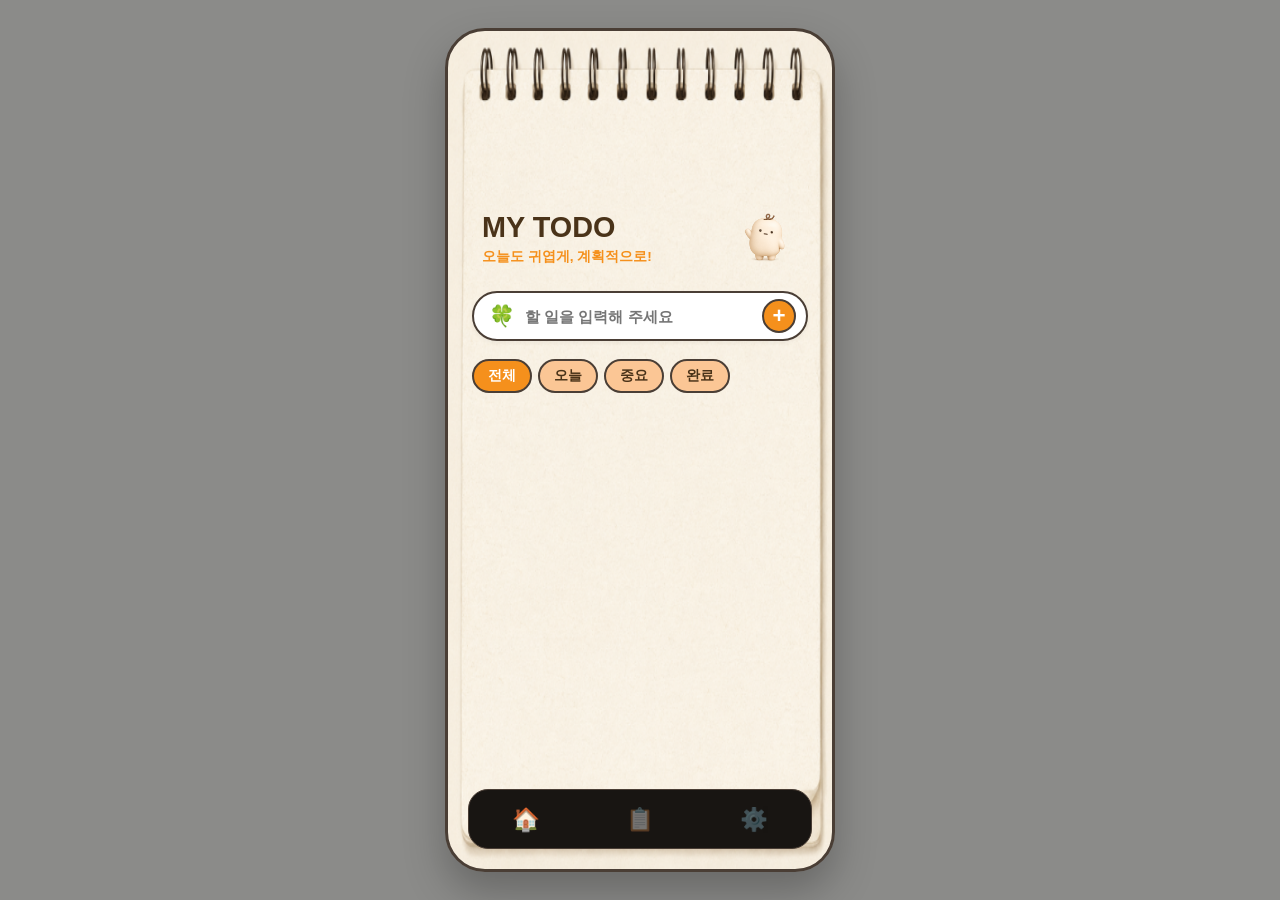
<file: Todo-list-web/index.html>
<!DOCTYPE html>
<html lang="ko">
<head>
    <meta charset="UTF-8">
    <meta name="viewport" content="width=device-width, initial-scale=1.0">
    <title>MY TODO</title>
    <link rel="stylesheet" href="style.css">
</head>
<body>
    <div class="phone-container">
        <header class="main-header">
            <div>
                <h1 class="logo-title">MY TODO</h1>
                <p class="sub-title">오늘도 귀엽게, 계획적으로!</p>
            </div>
            <div class="char-flower-top">
                <img src="./images/peanut.png" alt="캐릭터" class="header-char-img">
            </div>
        </header>
        <div class="input-box">
            <span class="input-char">🍀</span>
            <input type="text" id="todo-input" placeholder="할 일을 입력해 주세요">
            <button class="add-btn-circle" id="add-btn">+</button>
        </div>
        <div class="tab-container">
            <button class="tab-btn active">전체</button>
            <button class="tab-btn">오늘</button>
            <button class="tab-btn">중요</button>
            <button class="tab-btn">완료</button>
        </div>
        <ul class="todo-list" id="todo-list"></ul>
        <nav class="bottom-nav">
            <button class="nav-item active" onclick="location.href='index.html'" title="홈">🏠</button>
            <button class="nav-item" id="nav-detail-trigger" title="세부 일정 관리">📋</button>
            <button class="nav-item" onclick="location.href='settings.html'" title="설정">⚙️</button>
        </nav>
    </div>
    <script src="script.js"></script>
</body>
</html>
</file>
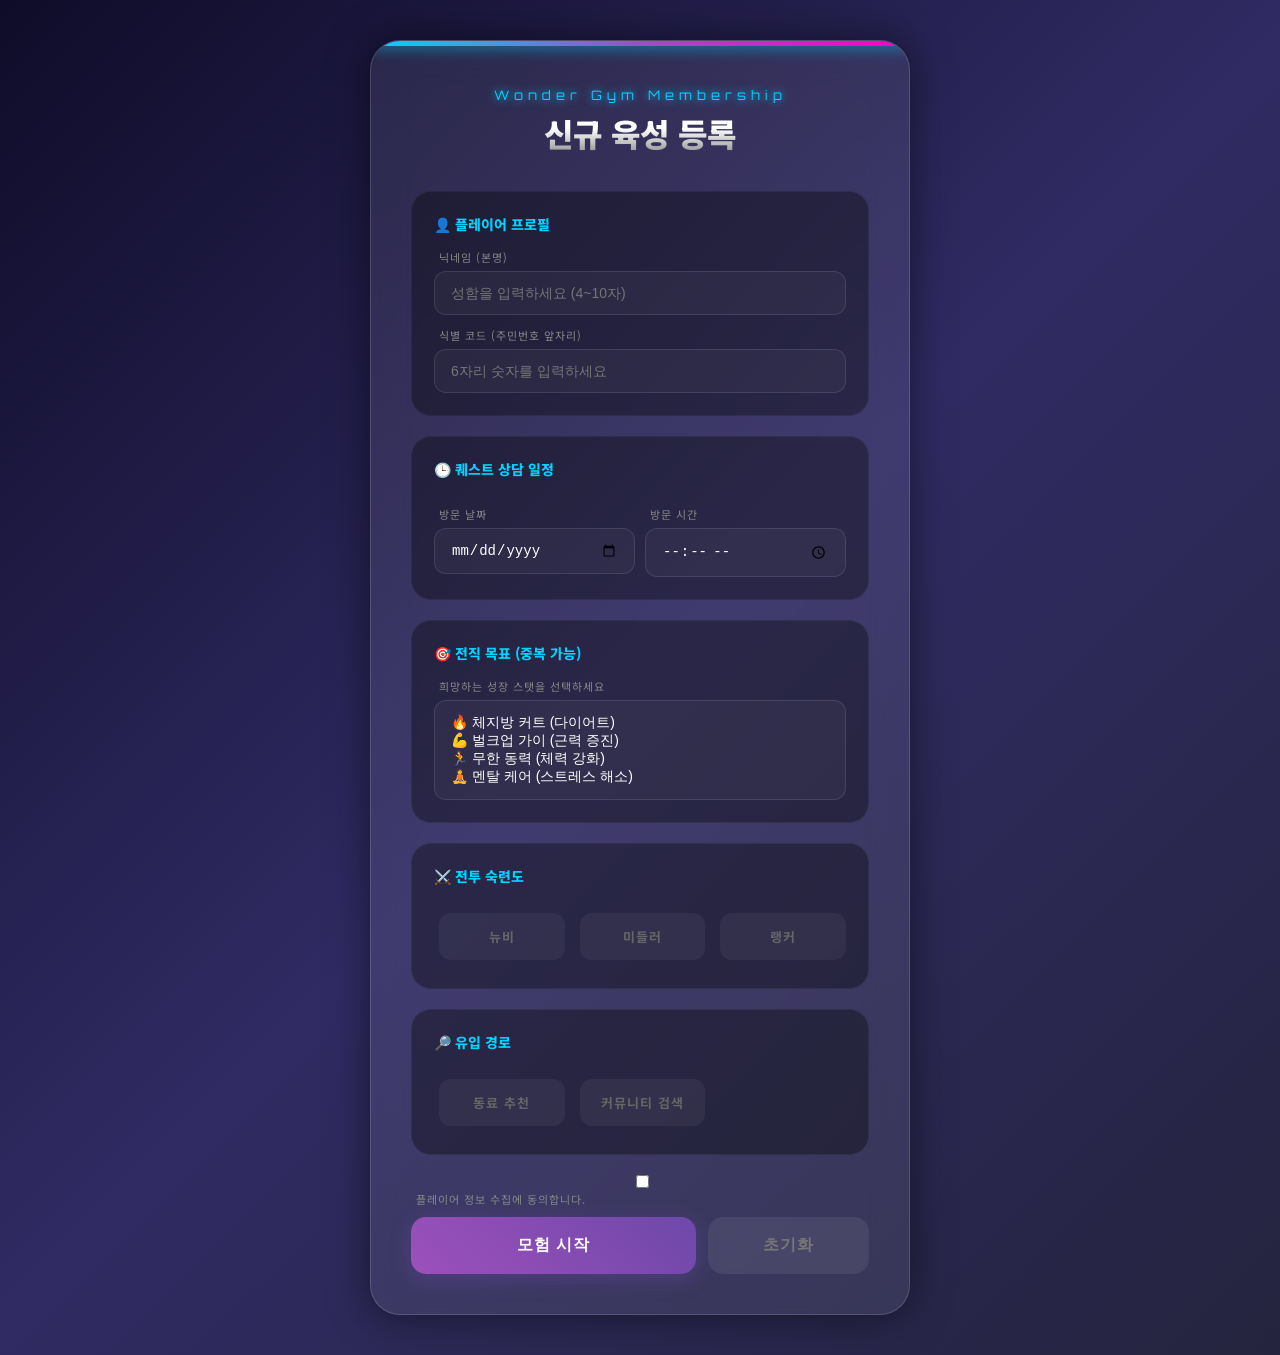
<file: Wonder-Gym/index.html>
<!DOCTYPE html>
<html lang="ko">
<head>
    <meta charset="UTF-8">
    <meta name="viewport" content="width=device-width, initial-scale=1.0">
    <title>WONDER GYM - 회원 등록 퀘스트</title>
    <link href="https://fonts.googleapis.com/css2?family=Orbitron:wght@700&family=Noto+Sans+KR:wght@400;700;900&display=swap" rel="stylesheet">
    <style>
        :root {
            --neon-blue: #00d4ff;
            --neon-purple: #9d50bb;
            --neon-pink: #ff00c1;
            --dark-surface: #1a1a2e;
            --glass-bg: rgba(255, 255, 255, 0.08);
        }

        * { box-sizing: border-box; margin: 0; padding: 0; }

        body {
            background-color: #0f0c29;
            background-image: linear-gradient(135deg, #0f0c29 0%, #302b63 50%, #24243e 100%);
            font-family: 'Noto Sans KR', sans-serif;
            color: #fff;
            display: flex;
            justify-content: center;
            align-items: center;
            min-height: 100vh;
            padding: 40px 20px;
        }

        /* 메인 프레임 */
        #container {
            width: 100%;
            max-width: 540px;
            background: var(--glass-bg);
            backdrop-filter: blur(20px);
            border: 1px solid rgba(255, 255, 255, 0.15);
            border-radius: 30px;
            padding: 40px;
            box-shadow: 0 0 40px rgba(0, 0, 0, 0.5);
            position: relative;
            overflow: hidden;
        }

        #container::before {
            content: '';
            position: absolute;
            top: 0; left: 0; width: 100%; height: 5px;
            background: linear-gradient(90deg, var(--neon-blue), var(--neon-purple), var(--neon-pink));
            box-shadow: 0 0 15px var(--neon-blue);
        }

        .header { text-align: center; margin-bottom: 35px; }
        .header span { font-family: 'Orbitron', sans-serif; font-size: 13px; letter-spacing: 5px; color: var(--neon-blue); text-shadow: 0 0 8px var(--neon-blue); }
        h1 { font-size: 32px; font-weight: 900; margin-top: 5px; background: linear-gradient(to bottom, #fff 40%, #888 100%); -webkit-background-clip: text; -webkit-text-fill-color: transparent; }

        /* 폼 섹션 */
        .form-section { background: rgba(0, 0, 0, 0.35); padding: 22px; border-radius: 20px; margin-bottom: 20px; border: 1px solid rgba(255, 255, 255, 0.05); transition: 0.3s ease; }
        .form-section:hover { border-color: var(--neon-blue); box-shadow: 0 0 20px rgba(0, 212, 255, 0.1); transform: translateY(-2px); }
        .section-title { font-size: 14px; font-weight: 800; color: var(--neon-blue); margin-bottom: 15px; display: flex; align-items: center; gap: 8px; }

        label { font-size: 11px; color: #888; margin: 12px 0 6px 5px; display: block; text-transform: uppercase; letter-spacing: 1px; }

        input, select { width: 100%; padding: 13px 16px; border-radius: 12px; border: 1px solid rgba(255, 255, 255, 0.1); background: rgba(255, 255, 255, 0.04); color: #fff; font-size: 14px; transition: 0.3s; }
        input:focus { outline: none; border-color: var(--neon-purple); background: rgba(255, 255, 255, 0.08); box-shadow: 0 0 15px rgba(157, 80, 187, 0.2); }

        /* 칩 선택 */
        .chip-group { display: grid; grid-template-columns: repeat(3, 1fr); gap: 10px; }
        .chip-item input { display: none; }
        .chip-label { display: block; padding: 13px 5px; text-align: center; background: rgba(255, 255, 255, 0.05); border-radius: 12px; font-size: 13px; font-weight: 700; color: #666; cursor: pointer; border: 1px solid transparent; transition: 0.3s; }
        .chip-item input:checked + .chip-label { background: rgba(0, 212, 255, 0.1); color: var(--neon-blue); border-color: var(--neon-blue); box-shadow: 0 0 12px rgba(0, 212, 255, 0.2); }

        /* 하단 버튼 */
        .btn-group { display: flex; gap: 12px; margin-top: 10px; }
        button { flex: 1; padding: 18px; border: none; border-radius: 15px; font-size: 16px; font-weight: 900; cursor: pointer; transition: 0.3s; letter-spacing: 1px; }
        .btn-submit { background: linear-gradient(45deg, var(--neon-purple), #6e48aa); color: #fff; box-shadow: 0 5px 20px rgba(110, 72, 170, 0.4); flex: 2; }
        .btn-submit:hover { transform: scale(1.02); box-shadow: 0 0 30px rgba(157, 80, 187, 0.6); }
        .btn-reset { background: rgba(255, 255, 255, 0.07); color: #777; }
        .btn-reset:hover { background: rgba(255, 255, 255, 0.15); color: #fff; }

        /* [추가] 팝업창 스타일 */
        #modal-overlay { display: none; position: fixed; top: 0; left: 0; width: 100%; height: 100%; background: rgba(0, 0, 0, 0.85); backdrop-filter: blur(10px); z-index: 1000; justify-content: center; align-items: center; }
        #quest-modal { background: #1a1a2e; border: 2px solid var(--neon-blue); border-radius: 30px; padding: 40px; text-align: center; max-width: 420px; width: 90%; box-shadow: 0 0 50px var(--neon-blue); animation: modal-up 0.4s ease-out; }
        @keyframes modal-up { from { transform: translateY(30px); opacity: 0; } to { transform: translateY(0); opacity: 1; } }
        .modal-title { font-family: 'Orbitron', sans-serif; color: var(--neon-pink); font-size: 18px; margin-bottom: 20px; text-shadow: 0 0 10px var(--neon-pink); }
        .modal-msg { font-size: 20px; font-weight: 700; margin-bottom: 10px; line-height: 1.4; }
        .modal-btn { background: var(--neon-blue); color: #000; padding: 12px 30px; margin-top: 25px; border-radius: 10px; font-weight: 900; }
    </style>
</head>
<body>

    <div id="container">
        <div class="header">
            <span>Wonder Gym Membership</span>
            <h1>신규 육성 등록</h1>
        </div>

        <form onsubmit="return startQuest(event)">
            <div class="form-section">
                <div class="section-title">👤 플레이어 프로필</div>
                <label>닉네임 (본명)</label>
                <input type="text" placeholder="성함을 입력하세요 (4~10자)" required>
                <label>식별 코드 (주민번호 앞자리)</label>
                <input type="password" placeholder="6자리 숫자를 입력하세요" maxlength="6" required>
            </div>

            <div class="form-section">
                <div class="section-title">🕒 퀘스트 상담 일정</div>
                <div style="display: flex; gap: 10px;">
                    <div style="flex:1">
                        <label>방문 날짜</label>
                        <input type="date" required>
                    </div>
                    <div style="flex:1">
                        <label>방문 시간</label>
                        <input type="time">
                    </div>
                </div>
            </div>

            <div class="form-section">
                <div class="section-title">🎯 전직 목표 (중복 가능)</div>
                <label>희망하는 성장 스탯을 선택하세요</label>
                <select multiple>
                    <option value="1">🔥 체지방 커트 (다이어트)</option>
                    <option value="2">💪 벌크업 가이 (근력 증진)</option>
                    <option value="3">🏃 무한 동력 (체력 강화)</option>
                    <option value="4">🧘 멘탈 케어 (스트레스 해소)</option>
                </select>
            </div>

            <div class="form-section">
                <div class="section-title">⚔️ 전투 숙련도</div>
                <div class="chip-group">
                    <div class="chip-item">
                        <input type="checkbox" id="e1" name="exp">
                        <label for="e1" class="chip-label">뉴비</label>
                    </div>
                    <div class="chip-item">
                        <input type="checkbox" id="e2" name="exp">
                        <label for="e2" class="chip-label">미들러</label>
                    </div>
                    <div class="chip-item">
                        <input type="checkbox" id="e3" name="exp">
                        <label for="e3" class="chip-label">랭커</label>
                    </div>
                </div>
            </div>

            <div class="form-section">
                <div class="section-title">🔎 유입 경로</div>
                <div class="chip-group">
                    <div class="chip-item" style="grid-column: span 1.5;">
                        <input type="radio" id="p1" name="path">
                        <label for="p1" class="chip-label">동료 추천</label>
                    </div>
                    <div class="chip-item" style="grid-column: span 1.5;">
                        <input type="radio" id="p2" name="path">
                        <label for="p2" class="chip-label">커뮤니티 검색</label>
                    </div>
                </div>
            </div>

            <div class="agree-box">
                <label style="cursor:pointer">
                    <input type="checkbox" required> 플레이어 정보 수집에 동의합니다.
                </label>
            </div>

            <div class="btn-group">
                <button type="submit" class="btn-submit">모험 시작</button>
                <button type="reset" class="btn-reset">초기화</button>
            </div>
        </form>
    </div>

    <div id="modal-overlay">
        <div id="quest-modal">
            <div class="modal-title">QUEST CLEAR!</div>
            <div class="modal-msg">
                <p style="font-size: 40px; margin-bottom: 15px;">⚔️</p>
                새로운 던전에 들어오신 것을<br>환영합니다!
            </div>
            <p style="color: #888; font-size: 14px;">당신의 한계를 시험할 준비가 되셨나요?</p>
            <button class="modal-btn" onclick="closeModal()">던전 입장</button>
        </div>
    </div>

    <script>
        function startQuest(e) {
            e.preventDefault();
            document.getElementById('modal-overlay').style.display = 'flex';
            return false;
        }

        function closeModal() {
            document.getElementById('modal-overlay').style.display = 'none';
        }
    </script>

</body>
</html>
</file>
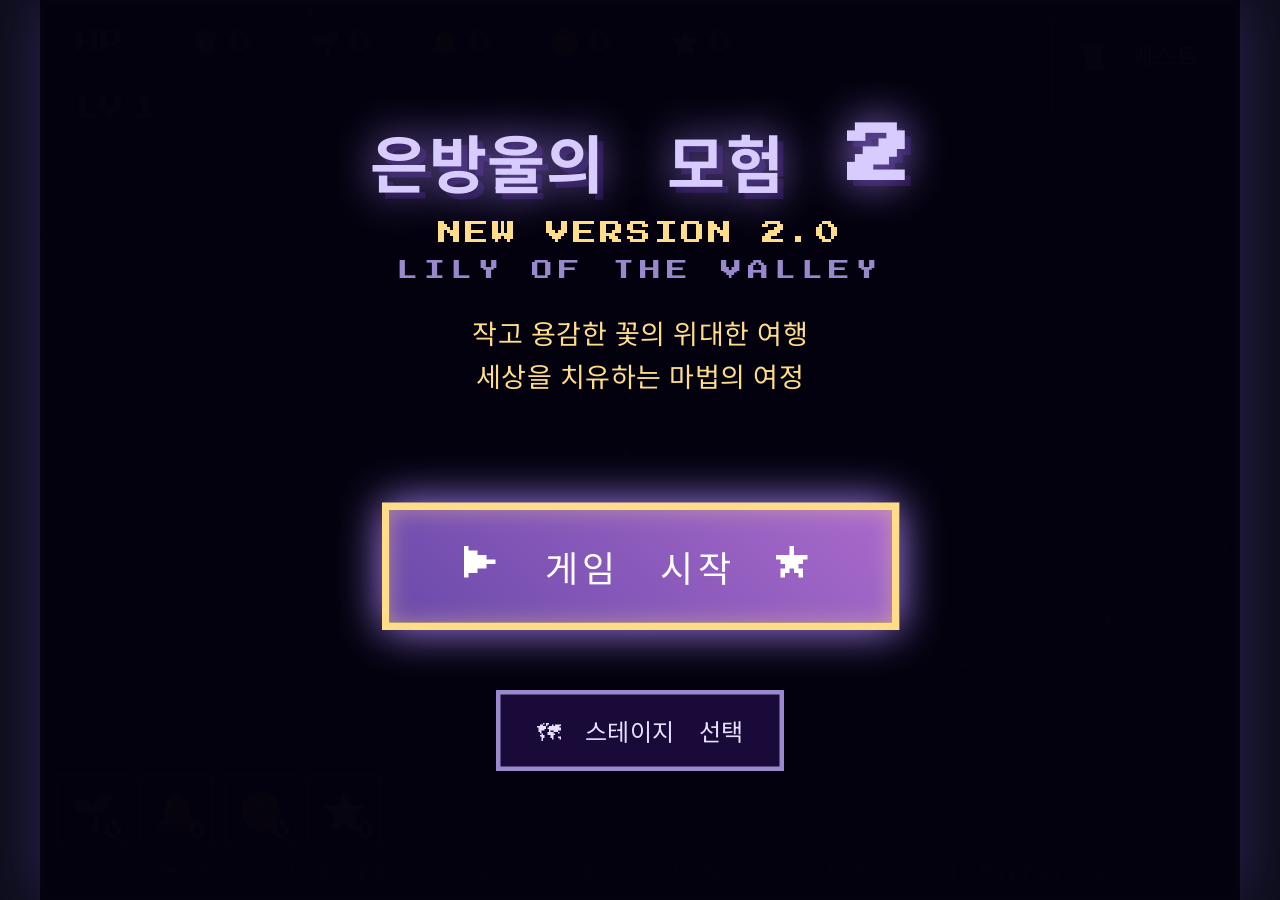
<file: 은방울/index.html>
<!DOCTYPE html>
<html lang="ko">
<head>
<meta charset="UTF-8">
<meta name="viewport" content="width=device-width, initial-scale=1.0, user-scalable=no">
<title>은방울의 모험 2</title>
<link rel="stylesheet" href="style.css">
<link rel="manifest" href="./manifest.json">
<meta name="theme-color" content="#0a0620">
<meta name="apple-mobile-web-app-capable" content="yes">
<meta name="apple-mobile-web-app-status-bar-style" content="black-translucent">
<meta name="apple-mobile-web-app-title" content="은방울의 모험">
</head>
<body>
  
<div id="wrap">
  <canvas id="gc" width="800" height="600"></canvas>
  <div id="ui">
    <div id="hud">
      <div class="hb">HP<div id="heartsRow"></div></div>
      <div class="hb">🛡️<span id="hShield">0</span></div>
      <div class="hb">🌱<span id="hSeed">0</span></div>
      <div class="hb">🔔<span id="hBell">0</span></div>
      <div class="hb">🪙<span id="hCoin">0</span></div>
      <div class="hb">⭐<span id="hStar">0</span></div>
      <div class="hb">LV<span id="hLv">1</span></div>
    </div>
    
    <div id="questPanel">
      <div class="qt">📜 퀘스트</div>
      <div id="questList"></div>
    </div>
    
    <div id="invBar">
      <div class="islot">🌱<span class="icnt" id="iSeed">0</span></div>
      <div class="islot">🔔<span class="icnt" id="iBell">0</span></div>
      <div class="islot">🪙<span class="icnt" id="iCoin">0</span></div>
      <div class="islot">⭐<span class="icnt" id="iStar">0</span></div>
    </div>
    
    <div id="notif"></div>
    <div id="stgTitle"></div>
    
    <div id="dlgBox">
      <div class="spk" id="dlgSpk"></div>
      <div id="dlgTxt"></div>
      <div class="arr">▼</div>
    </div>
    
    <div id="ctrlHint">← → 이동 | ↑/↑↑ 점프/더블점프 | Z 공격 | X 씨앗심기 | C 지도 | Enter 대화</div>
    
    <div id="worldMap">
      <div id="mapTitle">🗺 월드맵</div>
      <div id="mapSub">스테이지를 선택하세요</div>
      <canvas id="mapCanvas" width="800" height="400"></canvas>
      <div class="map-legend">
        <span class="legend-normal">①~④ 일반</span>
        <span class="legend-boss">⑤ 보스</span>
        <span class="legend-secret">⑥ 비밀</span>
        <span class="legend-locked">🔒 미해금</span>
      </div>
      <button class="gbtn" id="closeMapBtn">✕ 닫기</button>
    </div>
    
    <div id="puzzleScreen">
      <div id="puzzleTitle">🌿 퍼즐 & 기믹</div>
      <div id="puzzleDesc"></div>
      <div id="puzzleLives">남은 기회: <span id="pLifeCnt">3</span></div>
      <div id="puzzleGrid"></div>
      <div id="puzzleResult"></div>
      <button class="gbtn" id="skipPuzzleBtn">건너뛰기</button>
    </div>
    
    <div id="stageClear">
      <h2>✨ 스테이지 클리어! ✨</h2>
      <div class="starsRow" id="clearStars"></div>
      <p id="clearMsg"></p>
      <div>
        <button class="gbtn" id="clearMapBtn">🗺 월드맵</button>
        <button class="gbtn" id="nextStageBtn">다음 ▶</button>
      </div>
    </div>
    
    <div id="gameOver">
      <h2 id="goMsg">💀 게임 오버</h2>
      <button class="gbtn" id="restartBtn">다시 시작</button>
      <button class="gbtn" id="goMapBtn">🗺 월드맵</button>
    </div>
    
    <div id="titleScreen">
      <h1>은방울의 모험 2</h1>
      <div class="ver">NEW VERSION 2.0</div>
      <div class="sub">LILY OF THE VALLEY</div>
      <div class="tag">작고 용감한 꽃의 위대한 여행<br>세상을 치유하는 마법의 여정</div>
      <button class="startBtn" id="startBtn">▶ 게임 시작 ★</button>
      <button class="sbtn" id="titleMapBtn">🗺 스테이지 선택</button>
    </div>
  </div>
</div>

<script src="game.js"></script>
</body>
</html>
</file>
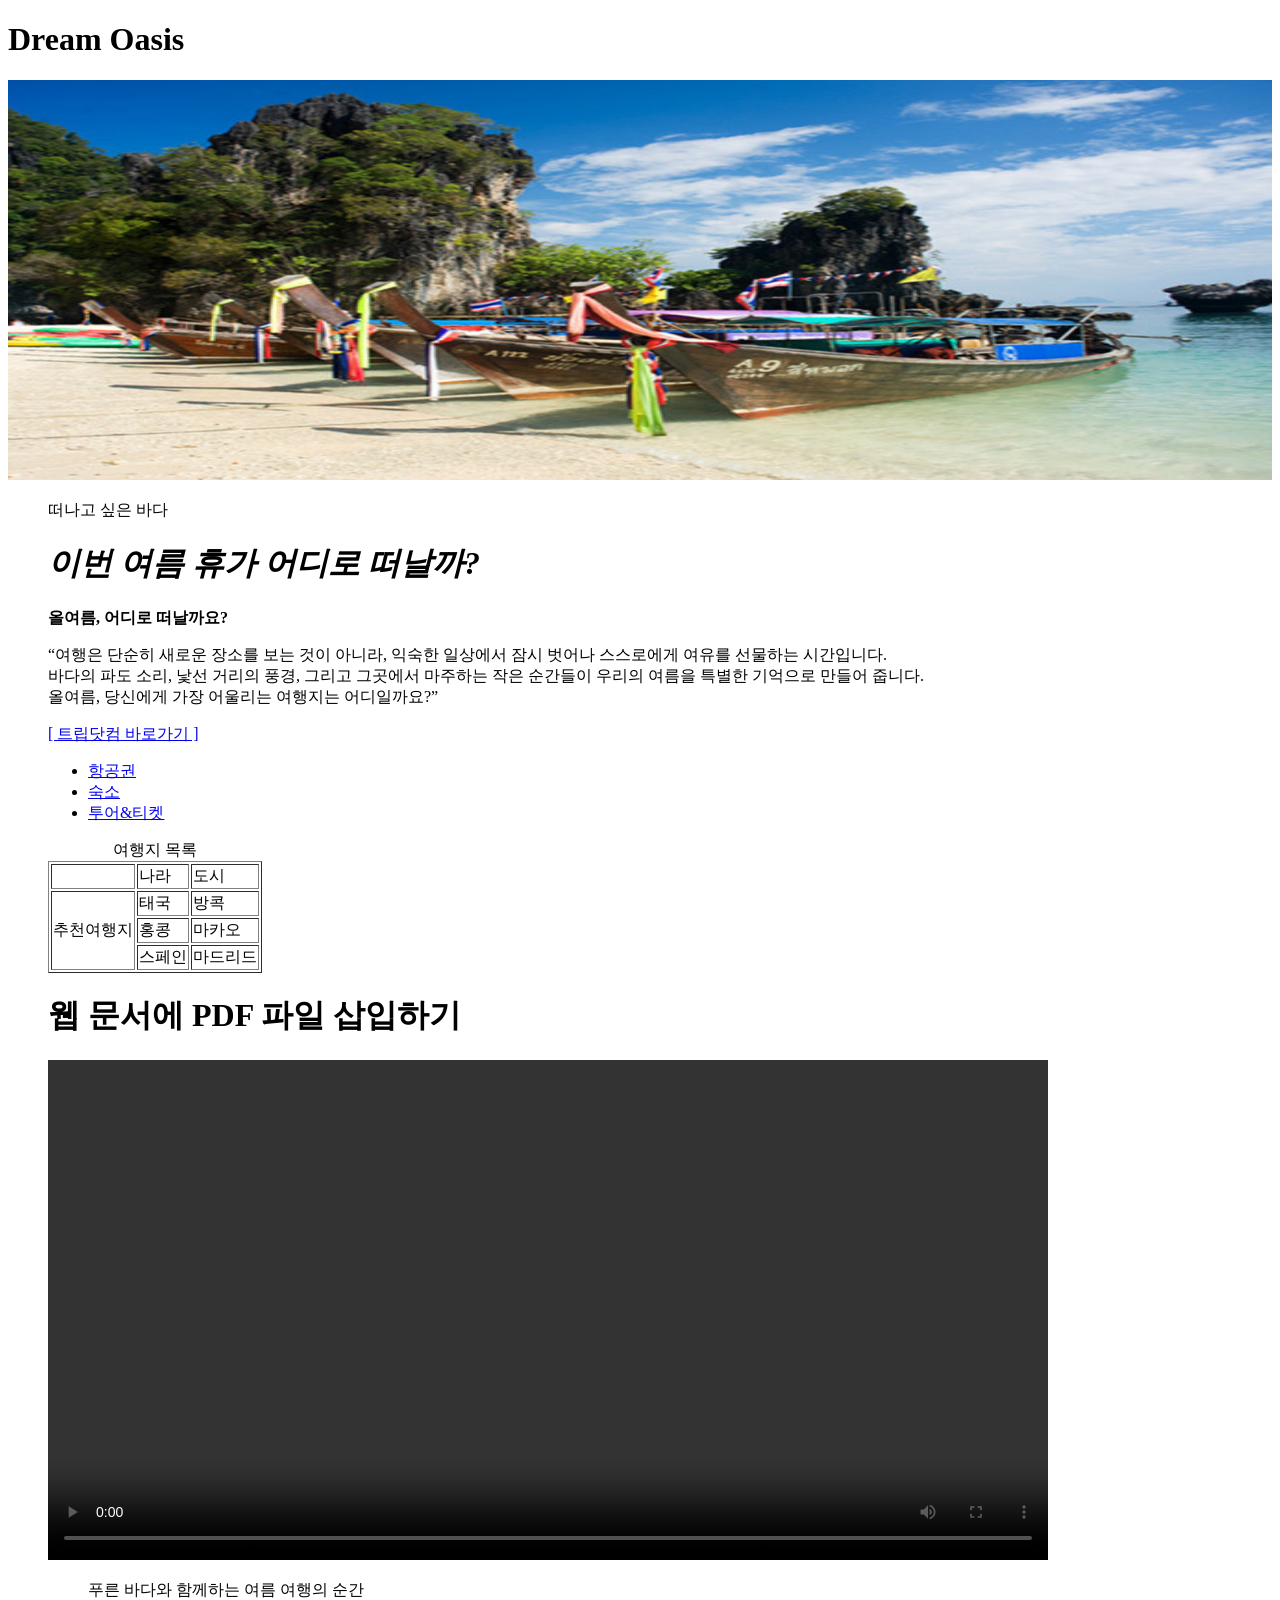
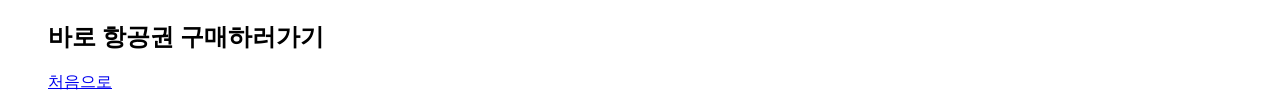
<file: 이수진.html>
<!DOCTYPE html>
<html lang="ko">
<head>
    <meta charset="UTF-8">
    <meta name="viewport" content="width=device-width, initial-scale=1.0">
    <title>Document</title>
</head>
<head>
    <div id="logo">
        <h1>Dream Oasis</h1>
    </div>


    
</head>
<img src="see.jpg" height="400" width="100%">
 <figure>
  <figcaption>
   떠나고 싶은 바다
  </figcaption>
<h1><b><i>이번 여름 휴가 어디로 떠날까?</i></b></h1>
    <p><strong>올여름, 어디로 떠날까요?</strong></p>
    <p>“여행은 단순히 새로운 장소를 보는 것이 아니라, 익숙한 일상에서 잠시 벗어나 스스로에게 여유를 선물하는 시간입니다. <br>바다의 파도 소리, 낯선 거리의 풍경, 그리고 그곳에서 마주하는 작은 순간들이 우리의 여름을 특별한 기억으로 만들어 줍니다.<br> 올여름, 당신에게 가장 어울리는 여행지는 어디일까요?”</p>
    
<!-- 바로가기 설정 -->
    <p><a href="https://kr.trip.com/?allianceid=14887&sid=447173&utm_source=naver&utm_medium=cpc&utm_campaign=cmp-a001-04-000000004532867&utm_content=TRIP.COM&utm_term=logo&n_media=27758&n_query=TRIP.COM&n_rank=1&n_ad_group=grp-a001-04-000000041745945&n_ad=nad-a001-04-000000486975762&n_keyword_id=nkw-a001-04-000006174338167&n_keyword=TRIP.COM&n_campaign_type=4&n_contract=tct-a001-04-000000001210977&n_ad_group_type=5">[ 트립닷컴 바로가기 ]</a></p>
<nav>
        <ul id="topmenu">
            <li><a href="https://kr.trip.com/flights/?locale=ko-KR&curr=KRW">항공권</a></li>
            <li><a href="https://kr.trip.com/hotels/?locale=ko-KR&curr=KRW">숙소</a></li>
            <li><a href="https://kr.trip.com/hotels/?locale=ko-KR&curr=KRW">투어&티켓</a></li>
        </ul>
    </nav>



<table border="1">
    <caption>여행지 목록</caption>
       <tr>
        <td ></td>
        <td colspan="3">나라</td>
        <td colspan="3">도시</td>
    
    </tr>
    <tr>
        <td rowspan="4">추천여행지</td>
        <td colspan="3">태국</td>
        <td colspan="3">방콕</td>
    </tr>
    <tr>
        <td colspan="3">홍콩</td>
        <td colspan="3"> 마카오</td>
    </tr>

     <tr>
        <td colspan="3">스페인</td>
        <td colspan="3"> 마드리드</td>
    </tr>

</table>
<body>
   <h1>웹 문서에 PDF 파일 삽입하기</h1>
    
   <video src="see.mp4"
   controls autoplay loop height="500">
  </video> 
  <figure>
  <figcaption>
    푸른 바다와 함께하는 여름 여행의 순간
  </figcaption>
</figure>

<div>     
      <h2>바로 항공권 구매하러가기</h2>      
      <p><a href="order.html" target="_blank"></a></p>
      <p><a href="#container">처음으로</a></p>
      <!-- 처음으로 클릭하면 페이지 맨 위로 올라감 -->
    
      </div>

 </body>
    </tbody>

 </table>
</html>
</file>
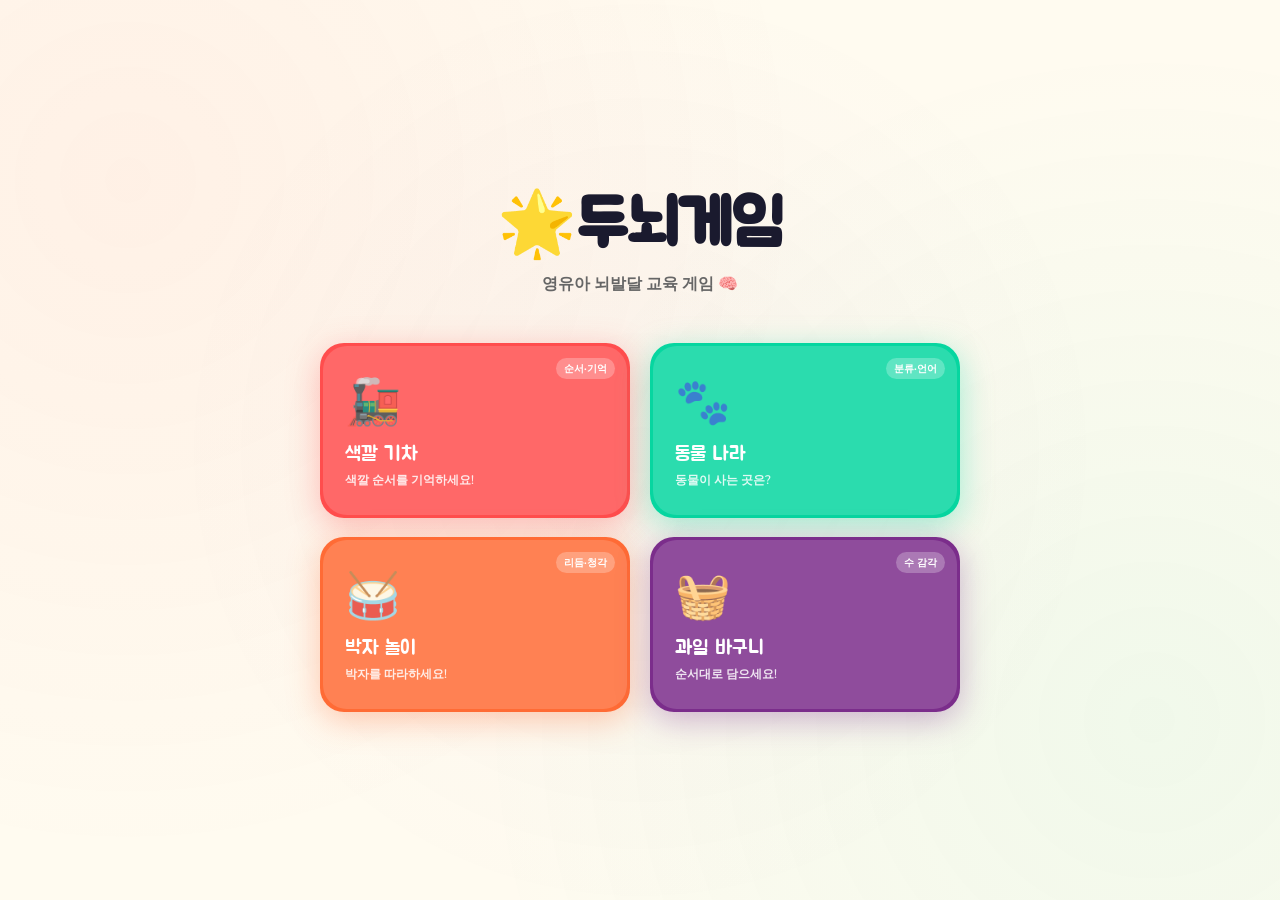
<file: Baby-game/baby_learning_games.html>
<!DOCTYPE html>
<html lang="ko">
<head>
<meta charset="UTF-8">
<meta name="viewport" content="width=device-width, initial-scale=1.0">
<title>아기 두뇌 게임 🌟</title>
<link href="https://fonts.googleapis.com/css2?family=Nunito:wght@400;600;700;800;900&family=Jua&display=swap" rel="stylesheet">
<style>
/*
  🎨 뇌발달 기반 색 팔레트 (연구 근거)
  ─────────────────────────────────────────────────────────
  ① 순도(채도) 높은 원색: 영아 피질 활성화 극대화 (NIH/PLOS ONE 2024)
  ② 고대비 조합: 시각 경로 자극, 신경 연결 강화 (Dr. Sears Wellness Inst.)
  ③ 따뜻한 노랑+빨강: 집중력·각성 유도 (Enfamil/APA 연구)
  ④ 차분한 파랑+초록: 게임 사이 전환 시 감정 조절
  ⑤ 크림 배경: 과자극 방지, 색상 팝아웃 효과 극대화
  ─────────────────────────────────────────────────────────
*/
:root {
  /* 게임별 주조색 — 원색 고채도 */
  --train-primary:   #FF4D4D;   /* 빨강: 자극·각성 → 색깔기차 */
  --train-secondary: #FFD93D;   /* 노랑: 집중·인지 */
  --train-accent:    #1A1A2E;   /* 고대비 다크 */

  --animal-primary:  #06D6A0;   /* 초록: 자연·탐색 → 동물분류 */
  --animal-secondary:#118AB2;   /* 파랑: 안정·집중 */
  --animal-accent:   #073B4C;

  --rhythm-primary:  #FF6B35;   /* 주황: 에너지·리듬 → 박자게임 */
  --rhythm-secondary:#F7C59F;   /* 연주황: 온화한 리듬감 */
  --rhythm-accent:   #1D1B00;

  --fruit-primary:   #7B2D8B;   /* 보라: 상상력·수 감각 → 과일바구니 */
  --fruit-secondary: #F9C74F;   /* 황금: 숫자 강조 */
  --fruit-accent:    #240046;

  /* 전역 */
  --cream:           #FFFBF0;   /* 크림 배경: 과자극 방지 */
  --dark:            #1A1A2E;
  --white:           #FFFFFF;
  --shadow-warm:     rgba(255, 77, 77, 0.15);

  --font-display: 'Jua', sans-serif;
  --font-body: 'Nunito', sans-serif;
}

*, *::before, *::after { box-sizing: border-box; margin: 0; padding: 0; }

body {
  font-family: var(--font-body);
  background: var(--cream);
  min-height: 100vh;
  overflow-x: hidden;
}

/* ── 배경 ── */
body::before {
  content: '';
  position: fixed; inset: 0;
  background:
    radial-gradient(circle at 10% 20%, rgba(255,77,77,.06) 0%, transparent 50%),
    radial-gradient(circle at 90% 80%, rgba(6,214,160,.06) 0%, transparent 50%),
    radial-gradient(circle at 50% 50%, rgba(123,45,139,.04) 0%, transparent 60%);
  pointer-events: none; z-index: 0;
}

/* ── 메인 레이아웃 ── */
#app { position: relative; z-index: 1; }

/* ─────────── 홈 화면 ─────────── */
#home-screen {
  min-height: 100vh;
  display: flex; flex-direction: column;
  align-items: center; justify-content: center;
  padding: 2rem 1.5rem;
}

.home-title {
  font-family: var(--font-display);
  font-size: clamp(2.4rem, 8vw, 4rem);
  color: var(--dark);
  text-align: center;
  line-height: 1.2;
  margin-bottom: 0.5rem;
}

.home-title span {
  display: inline-block;
  animation: float 2.5s ease-in-out infinite;
}
.home-title span:nth-child(2) { animation-delay: .2s; }
.home-title span:nth-child(3) { animation-delay: .4s; }

@keyframes float {
  0%,100% { transform: translateY(0); }
  50%      { transform: translateY(-8px); }
}

.home-subtitle {
  font-size: 1rem;
  color: #666;
  text-align: center;
  margin-bottom: 3rem;
  font-weight: 600;
}

/* 게임 카드 그리드 */
.game-grid {
  display: grid;
  grid-template-columns: repeat(2, 1fr);
  gap: 1.2rem;
  width: 100%;
  max-width: 640px;
}

.game-card {
  border-radius: 24px;
  padding: 1.6rem 1.4rem;
  cursor: pointer;
  transition: transform .18s cubic-bezier(.34,1.56,.64,1), box-shadow .18s;
  position: relative; overflow: hidden;
  border: 3px solid transparent;
  user-select: none;
}
.game-card:hover  { transform: scale(1.05) rotate(-1deg); }
.game-card:active { transform: scale(.97); }

.game-card::before {
  content: '';
  position: absolute; inset: 0;
  background: rgba(255,255,255,.15);
  border-radius: inherit;
}

/* 카드별 배경색 (게임 주조색) */
.card-train  { background: var(--train-primary); box-shadow: 0 8px 32px rgba(255,77,77,.35); }
.card-animal { background: var(--animal-primary); box-shadow: 0 8px 32px rgba(6,214,160,.35); }
.card-rhythm { background: var(--rhythm-primary); box-shadow: 0 8px 32px rgba(255,107,53,.35); }
.card-fruit  { background: var(--fruit-primary); box-shadow: 0 8px 32px rgba(123,45,139,.35); }

.card-emoji { font-size: 2.8rem; display: block; margin-bottom: .6rem; }
.card-title {
  font-family: var(--font-display);
  font-size: 1.25rem;
  color: #fff;
  line-height: 1.2;
  margin-bottom: .3rem;
}
.card-desc { font-size: .78rem; color: rgba(255,255,255,.85); font-weight: 600; }
.card-badge {
  position: absolute; top: 12px; right: 12px;
  background: rgba(255,255,255,.25);
  color: #fff; font-size: .65rem; font-weight: 800;
  padding: 3px 8px; border-radius: 20px;
}

/* ─────────── 게임 화면 (공통) ─────────── */
.game-screen {
  display: none;
  min-height: 100vh;
  flex-direction: column;
}
.game-screen.active { display: flex; }

/* 헤더 */
.game-header {
  display: flex; align-items: center; gap: 1rem;
  padding: 1.2rem 1.5rem;
  position: sticky; top: 0; z-index: 10;
  backdrop-filter: blur(12px);
  border-bottom: 2px solid rgba(255,255,255,.5);
}

.btn-back {
  background: rgba(255,255,255,.9);
  border: none; border-radius: 12px;
  width: 44px; height: 44px;
  font-size: 1.3rem; cursor: pointer;
  display: flex; align-items: center; justify-content: center;
  transition: transform .15s; flex-shrink: 0;
  box-shadow: 0 2px 8px rgba(0,0,0,.1);
}
.btn-back:hover { transform: scale(1.1); }

.header-title {
  font-family: var(--font-display);
  font-size: 1.4rem;
  color: #fff;
  flex: 1;
}

.score-badge {
  background: rgba(255,255,255,.25);
  color: #fff; font-weight: 800; font-size: .9rem;
  padding: 6px 14px; border-radius: 20px;
  white-space: nowrap;
}

/* 게임 바디 */
.game-body {
  flex: 1;
  display: flex; flex-direction: column;
  align-items: center;
  padding: 2rem 1.5rem;
  gap: 1.5rem;
}

/* 공통 버튼 */
.btn-primary {
  border: none; border-radius: 18px;
  padding: 1rem 2.4rem;
  font-family: var(--font-display);
  font-size: 1.2rem;
  cursor: pointer;
  transition: transform .15s cubic-bezier(.34,1.56,.64,1), box-shadow .15s;
  box-shadow: 0 4px 20px rgba(0,0,0,.15);
  width: 100%; max-width: 360px;
}
.btn-primary:hover  { transform: translateY(-3px) scale(1.02); }
.btn-primary:active { transform: scale(.97); }

/* 카드 공통 */
.content-card {
  background: #fff;
  border-radius: 24px;
  padding: 1.8rem;
  width: 100%; max-width: 480px;
  box-shadow: 0 4px 24px rgba(0,0,0,.08);
}

/* 지시문 */
.instruction {
  font-family: var(--font-display);
  font-size: 1.1rem;
  text-align: center;
  line-height: 1.5;
}

/* 진행 바 */
.progress-bar {
  width: 100%; max-width: 480px;
  height: 10px;
  background: rgba(255,255,255,.4);
  border-radius: 10px;
  overflow: hidden;
}
.progress-fill {
  height: 100%;
  border-radius: 10px;
  background: rgba(255,255,255,.9);
  transition: width .4s ease;
}

/* 피드백 팝업 */
.feedback-popup {
  position: fixed; inset: 0;
  display: flex; align-items: center; justify-content: center;
  z-index: 100; pointer-events: none;
  opacity: 0;
  transition: opacity .2s;
}
.feedback-popup.show { opacity: 1; pointer-events: auto; }
.feedback-inner {
  background: #fff;
  border-radius: 28px;
  padding: 2rem 2.5rem;
  text-align: center;
  box-shadow: 0 16px 64px rgba(0,0,0,.2);
  transform: scale(.8);
  transition: transform .25s cubic-bezier(.34,1.56,.64,1);
}
.feedback-popup.show .feedback-inner { transform: scale(1); }
.feedback-emoji { font-size: 4rem; display: block; margin-bottom: .5rem; }
.feedback-text { font-family: var(--font-display); font-size: 1.4rem; }

/* 결과 화면 */
.result-screen {
  text-align: center;
}
.result-emoji { font-size: 5rem; display: block; margin-bottom: 1rem;
  animation: bounce 1s ease infinite; }
@keyframes bounce {
  0%,100% { transform: translateY(0) rotate(-5deg); }
  50%      { transform: translateY(-15px) rotate(5deg); }
}
.result-title { font-family: var(--font-display); font-size: 2rem; margin-bottom: .5rem; }
.result-score { font-size: 3.5rem; font-weight: 900; margin: 1rem 0; }
.result-msg   { font-size: 1rem; color: #666; margin-bottom: 2rem; }

/* ══════════════════════════════════════════
   🚂 색깔 기차 게임
══════════════════════════════════════════ */
#screen-train .game-header { background: var(--train-primary); }

.train-track {
  display: flex; align-items: center; gap: .5rem;
  flex-wrap: wrap; justify-content: center;
  margin: 1rem 0;
}

.train-car {
  width: 72px; height: 72px;
  border-radius: 16px;
  display: flex; align-items: center; justify-content: center;
  font-size: 2rem;
  border: 3px solid rgba(0,0,0,.08);
  transition: all .3s cubic-bezier(.34,1.56,.64,1);
  position: relative;
  cursor: default;
}
.train-car.revealed {
  transform: scale(1.1);
  box-shadow: 0 6px 20px rgba(0,0,0,.15);
}
.train-car.hidden {
  background: #E8E8E8 !important;
  font-size: 1.5rem;
}
.train-car::after {
  content: '';
  position: absolute; bottom: -8px; left: 10px;
  width: 14px; height: 14px; border-radius: 50%;
  background: #555;
}
.train-car::before {
  content: '';
  position: absolute; bottom: -8px; right: 10px;
  width: 14px; height: 14px; border-radius: 50%;
  background: #555;
}

.train-connector {
  width: 20px; height: 4px;
  background: #aaa; border-radius: 2px;
  flex-shrink: 0;
}

/* 색깔 선택 버튼 */
.color-choices {
  display: grid; grid-template-columns: repeat(3, 1fr);
  gap: .8rem; width: 100%; max-width: 400px;
}
.color-btn {
  border: none; border-radius: 16px;
  padding: .9rem .5rem;
  font-family: var(--font-display); font-size: 1rem;
  cursor: pointer;
  display: flex; flex-direction: column; align-items: center; gap: 4px;
  transition: transform .15s cubic-bezier(.34,1.56,.64,1);
  color: #fff; font-weight: 700;
  box-shadow: 0 4px 12px rgba(0,0,0,.12);
}
.color-btn:hover  { transform: scale(1.08); }
.color-btn:active { transform: scale(.95); }
.color-btn span   { font-size: 1.5rem; }

/* ══════════════════════════════════════════
   🐾 동물 분류 게임
══════════════════════════════════════════ */
#screen-animal .game-header { background: var(--animal-primary); }

.animal-card {
  text-align: center;
  padding: 2rem;
}
.animal-emoji-big {
  font-size: 5rem; display: block; margin-bottom: .8rem;
  animation: wiggle 2s ease-in-out infinite;
}
@keyframes wiggle {
  0%,100% { transform: rotate(-5deg); }
  50%      { transform: rotate(5deg); }
}
.animal-name   { font-family: var(--font-display); font-size: 1.6rem; margin-bottom: .3rem; }
.animal-sound  { font-size: .9rem; color: #888; margin-bottom: .5rem; }
.animal-hint   { font-size: .85rem; color: var(--animal-secondary); font-weight: 700; }

.home-choices {
  display: grid; grid-template-columns: repeat(3, 1fr);
  gap: .8rem; width: 100%; max-width: 480px;
}
.home-btn {
  border: none; border-radius: 18px;
  padding: 1.1rem .5rem;
  font-family: var(--font-display); font-size: 1rem;
  cursor: pointer;
  display: flex; flex-direction: column; align-items: center; gap: 6px;
  transition: transform .15s cubic-bezier(.34,1.56,.64,1);
  box-shadow: 0 4px 16px rgba(0,0,0,.12);
}
.home-btn:hover  { transform: scale(1.08) rotate(-2deg); }
.home-btn:active { transform: scale(.95); }
.home-btn .hb-emoji { font-size: 2rem; }
.home-btn .hb-label { font-size: .95rem; font-weight: 800; }

.btn-sea   { background: #118AB2; color: #fff; }
.btn-land  { background: #06D6A0; color: #fff; }
.btn-sky   { background: #FFD166; color: #073B4C; }

/* 재미있는 사실 팝업 */
.fact-bubble {
  background: linear-gradient(135deg, #E8F9F4, #D1F4EA);
  border: 2px solid var(--animal-primary);
  border-radius: 18px; padding: 1rem 1.2rem;
  font-size: .9rem; color: #073B4C; font-weight: 600;
  max-width: 400px; text-align: center;
  transition: all .3s; display: none;
}
.fact-bubble.show { display: block; }

/* ══════════════════════════════════════════
   🥁 박자 게임
══════════════════════════════════════════ */
#screen-rhythm .game-header { background: var(--rhythm-primary); }

.rhythm-display {
  display: flex; flex-wrap: wrap;
  gap: .6rem; justify-content: center;
  min-height: 80px; align-items: center;
  padding: 1rem;
}

.beat-chip {
  border-radius: 14px;
  padding: .6rem 1rem;
  font-family: var(--font-display); font-size: 1rem;
  color: #fff; font-weight: 700;
  animation: chipPop .3s cubic-bezier(.34,1.56,.64,1);
}
@keyframes chipPop {
  from { transform: scale(0) rotate(-10deg); opacity: 0; }
  to   { transform: scale(1) rotate(0deg);   opacity: 1; }
}

.beat-choices {
  display: grid; grid-template-columns: repeat(3, 1fr);
  gap: .7rem; width: 100%; max-width: 420px;
}
.beat-btn {
  border: 3px solid transparent;
  border-radius: 16px; padding: .9rem .4rem;
  font-family: var(--font-display); font-size: .95rem;
  cursor: pointer;
  display: flex; flex-direction: column; align-items: center; gap: 4px;
  background: #fff;
  transition: transform .15s cubic-bezier(.34,1.56,.64,1), border-color .15s;
  box-shadow: 0 3px 12px rgba(0,0,0,.1);
  color: var(--dark);
}
.beat-btn:hover  { transform: scale(1.08); border-color: var(--rhythm-primary); }
.beat-btn:active { transform: scale(.95); }
.beat-btn .beat-icon { font-size: 1.6rem; }

/* ══════════════════════════════════════════
   🧺 과일 바구니 게임
══════════════════════════════════════════ */
#screen-fruit .game-header { background: var(--fruit-primary); }

.fruit-items {
  display: flex; flex-wrap: wrap;
  gap: .8rem; justify-content: center;
  width: 100%; max-width: 400px;
}

.fruit-item {
  background: #fff;
  border-radius: 18px;
  padding: 1rem 1.2rem;
  text-align: center;
  box-shadow: 0 3px 12px rgba(0,0,0,.1);
  transition: all .2s;
  min-width: 90px;
}
.fruit-item.sorted {
  opacity: .4; transform: scale(.9);
}
.fruit-emoji-lg { font-size: 2.2rem; display: block; }
.fruit-count    {
  font-family: var(--font-display); font-size: 1.3rem;
  color: var(--fruit-primary); font-weight: 900;
}
.fruit-dots {
  display: flex; flex-wrap: wrap; gap: 3px;
  justify-content: center; margin-top: 4px;
  max-width: 60px;
}
.fruit-dot {
  width: 8px; height: 8px; border-radius: 50%;
  background: var(--fruit-secondary);
}

.sort-prompt {
  font-family: var(--font-display); font-size: 1rem;
  text-align: center; color: var(--dark);
}

.fruit-order-btns {
  display: flex; flex-wrap: wrap;
  gap: .6rem; justify-content: center;
  width: 100%; max-width: 400px;
}
.fruit-order-btn {
  border: 3px solid #e0e0e0;
  border-radius: 14px; padding: .7rem 1rem;
  font-family: var(--font-display); font-size: 1rem;
  cursor: pointer; background: #fff;
  transition: all .15s cubic-bezier(.34,1.56,.64,1);
  display: flex; align-items: center; gap: 6px;
}
.fruit-order-btn:hover { transform: scale(1.08); border-color: var(--fruit-primary); }
.fruit-order-btn.selected {
  background: var(--fruit-primary); color: #fff;
  border-color: var(--fruit-primary);
  transform: scale(1.05);
}
.fruit-order-btn:active { transform: scale(.95); }

/* ─────────── 반짝이 파티클 ─────────── */
.particle {
  position: fixed;
  pointer-events: none;
  border-radius: 50%;
  animation: particle-fall 1s ease-out forwards;
  z-index: 200;
}
@keyframes particle-fall {
  0%   { opacity: 1; transform: translateY(0) scale(1); }
  100% { opacity: 0; transform: translateY(120px) scale(0.3); }
}

/* ─────────── 반응형 ─────────── */
@media (max-width: 380px) {
  .game-grid { grid-template-columns: 1fr 1fr; gap: .8rem; }
  .game-card  { padding: 1.2rem 1rem; }
  .card-emoji { font-size: 2.2rem; }
  .card-title { font-size: 1.05rem; }
}
</style>
</head>
<body>
<div id="app">

<!-- ══════════════════ 홈 화면 ══════════════════ -->
<div id="home-screen">
  <h1 class="home-title">
    <span>🌟</span><span>두뇌</span><span>게임</span>
  </h1>
  <p class="home-subtitle">영유아 뇌발달 교육 게임 🧠</p>

  <div class="game-grid">
    <div class="game-card card-train" onclick="startGame('train')">
      <span class="card-badge">순서·기억</span>
      <span class="card-emoji">🚂</span>
      <div class="card-title">색깔 기차</div>
      <div class="card-desc">색깔 순서를 기억하세요!</div>
    </div>
    <div class="game-card card-animal" onclick="startGame('animal')">
      <span class="card-badge">분류·언어</span>
      <span class="card-emoji">🐾</span>
      <div class="card-title">동물 나라</div>
      <div class="card-desc">동물이 사는 곳은?</div>
    </div>
    <div class="game-card card-rhythm" onclick="startGame('rhythm')">
      <span class="card-badge">리듬·청각</span>
      <span class="card-emoji">🥁</span>
      <div class="card-title">박자 놀이</div>
      <div class="card-desc">박자를 따라하세요!</div>
    </div>
    <div class="game-card card-fruit" onclick="startGame('fruit')">
      <span class="card-badge">수 감각</span>
      <span class="card-emoji">🧺</span>
      <div class="card-title">과일 바구니</div>
      <div class="card-desc">순서대로 담으세요!</div>
    </div>
  </div>
</div>

<!-- ══════════════════ 🚂 색깔 기차 ══════════════════ -->
<div id="screen-train" class="game-screen">
  <div class="game-header">
    <button class="btn-back" onclick="goHome()">←</button>
    <div class="header-title">🚂 색깔 기차</div>
    <div class="score-badge" id="train-score-badge">⭐ 0</div>
  </div>
  <div class="game-body">
    <div class="progress-bar"><div class="progress-fill" id="train-progress" style="width:0%"></div></div>

    <div class="content-card">
      <div class="instruction" id="train-instruction">기차 색깔 순서를 기억하세요!</div>
      <div class="train-track" id="train-track"></div>
    </div>

    <div class="color-choices" id="train-choices" style="display:none"></div>

    <button class="btn-primary" id="train-btn"
      style="background:var(--train-primary);color:#fff"
      onclick="trainAction()">기차 출발! 🚂</button>
  </div>
</div>

<!-- ══════════════════ 🐾 동물 분류 ══════════════════ -->
<div id="screen-animal" class="game-screen">
  <div class="game-header">
    <button class="btn-back" onclick="goHome()">←</button>
    <div class="header-title">🐾 동물 나라</div>
    <div class="score-badge" id="animal-score-badge">⭐ 0</div>
  </div>
  <div class="game-body">
    <div class="progress-bar"><div class="progress-fill" id="animal-progress" style="width:0%"></div></div>

    <div class="content-card animal-card" id="animal-card">
      <span class="animal-emoji-big" id="animal-emoji">🐬</span>
      <div class="animal-name" id="animal-name">돌고래</div>
      <div class="animal-sound" id="animal-sound">끼익끼익~</div>
    </div>

    <div class="fact-bubble" id="fact-bubble"></div>

    <div class="instruction" id="animal-instruction">이 동물이 사는 곳은?</div>

    <div class="home-choices" id="animal-choices">
      <button class="home-btn btn-sea"  onclick="animalAnswer('바다')">
        <span class="hb-emoji">🌊</span><span class="hb-label">바다</span>
      </button>
      <button class="home-btn btn-land" onclick="animalAnswer('육지')">
        <span class="hb-emoji">🌿</span><span class="hb-label">육지</span>
      </button>
      <button class="home-btn btn-sky"  onclick="animalAnswer('하늘')">
        <span class="hb-emoji">☁️</span><span class="hb-label">하늘</span>
      </button>
    </div>
  </div>
</div>

<!-- ══════════════════ 🥁 박자 놀이 ══════════════════ -->
<div id="screen-rhythm" class="game-screen">
  <div class="game-header">
    <button class="btn-back" onclick="goHome()">←</button>
    <div class="header-title">🥁 박자 놀이</div>
    <div class="score-badge" id="rhythm-score-badge">⭐ 0</div>
  </div>
  <div class="game-body">
    <div class="progress-bar"><div class="progress-fill" id="rhythm-progress" style="width:0%"></div></div>

    <div class="content-card">
      <div class="instruction" id="rhythm-instruction">박자를 잘 보세요!</div>
      <div class="rhythm-display" id="rhythm-display"></div>
    </div>

    <div class="instruction" id="rhythm-sub" style="display:none;color:#555">순서대로 눌러보세요!</div>

    <div class="beat-choices" id="beat-choices" style="display:none"></div>

    <button class="btn-primary" id="rhythm-btn"
      style="background:var(--rhythm-primary);color:#fff"
      onclick="rhythmAction()">시작! 🥁</button>
  </div>
</div>

<!-- ══════════════════ 🧺 과일 바구니 ══════════════════ -->
<div id="screen-fruit" class="game-screen">
  <div class="game-header">
    <button class="btn-back" onclick="goHome()">←</button>
    <div class="header-title">🧺 과일 바구니</div>
    <div class="score-badge" id="fruit-score-badge">⭐ 0</div>
  </div>
  <div class="game-body">
    <div class="progress-bar"><div class="progress-fill" id="fruit-progress" style="width:0%"></div></div>

    <div class="instruction" id="fruit-instruction">과일이 몇 개인지 세어봐요!</div>

    <div class="fruit-items" id="fruit-items"></div>

    <div class="sort-prompt" id="sort-prompt" style="display:none">
      🧺 <strong>작은 갯수부터</strong> 순서대로 눌러요!
    </div>

    <div class="fruit-order-btns" id="fruit-order-btns" style="display:none"></div>

    <button class="btn-primary" id="fruit-btn"
      style="background:var(--fruit-primary);color:#fff"
      onclick="fruitAction()">시작! 🧺</button>
  </div>
</div>


<div class="feedback-popup" id="feedback-popup">
  <div class="feedback-inner">
    <span class="feedback-emoji" id="feedback-emoji">🎉</span>
    <div class="feedback-text" id="feedback-text">정답!</div>
  </div>
</div>

<script>
/* ══════════════════════════════════════════
   🔧 공통 유틸
══════════════════════════════════════════ */
function shuffle(arr) {
  return [...arr].sort(() => Math.random() - .5);
}

function goHome() {
  document.querySelectorAll('.game-screen').forEach(s => s.classList.remove('active'));
  document.getElementById('home-screen').style.display = 'flex';
}

function startGame(id) {
  document.getElementById('home-screen').style.display = 'none';
  document.querySelectorAll('.game-screen').forEach(s => s.classList.remove('active'));
  document.getElementById('screen-' + id).classList.add('active');
  const inits = { train: initTrain, animal: initAnimal, rhythm: initRhythm, fruit: initFruit };
  inits[id]();
}

function showFeedback(correct, msg = '') {
  const popup = document.getElementById('feedback-popup');
  document.getElementById('feedback-emoji').textContent = correct ? ['🎉','⭐','🌟','✨','👏'][Math.floor(Math.random()*5)] : '😅';
  document.getElementById('feedback-text').textContent = correct ? (msg || '정답이에요!') : (msg || '아쉬워요!');
  popup.classList.add('show');
  spawnParticles(correct);
  setTimeout(() => popup.classList.remove('show'), 1200);
}

function spawnParticles(correct) {
  if (!correct) return;
  const colors = ['#FF4D4D','#FFD93D','#06D6A0','#118AB2','#FF6B35','#7B2D8B','#F9C74F'];
  for (let i = 0; i < 20; i++) {
    const p = document.createElement('div');
    p.className = 'particle';
    p.style.cssText = `
      width:${8+Math.random()*10}px;
      height:${8+Math.random()*10}px;
      background:${colors[Math.floor(Math.random()*colors.length)]};
      left:${20+Math.random()*60}vw;
      top:${20+Math.random()*40}vh;
      animation-delay:${Math.random()*.4}s;
    `;
    document.body.appendChild(p);
    setTimeout(() => p.remove(), 1200);
  }
}

/* ══════════════════════════════════════════
   🚂 색깔 기차 (deque / Queue)
══════════════════════════════════════════ */
const TRAIN_COLORS = [
  { name:'빨강', emoji:'🔴', hex:'#FF4D4D' },
  { name:'파랑', emoji:'🔵', hex:'#4D79FF' },
  { name:'노랑', emoji:'🟡', hex:'#FFD93D' },
  { name:'초록', emoji:'🟢', hex:'#06D6A0' },
  { name:'분홍', emoji:'🩷', hex:'#FF6B9D' },
];

let trainState = {};

function initTrain() {
  trainState = { round:0, totalRounds:4, score:0, phase:'start', sequence:[], queueIdx:0 };
  updateTrainUI();
  document.getElementById('train-instruction').textContent = '기차 색깔 순서를 기억하세요!';
  document.getElementById('train-btn').textContent = '기차 출발! 🚂';
  document.getElementById('train-choices').style.display = 'none';
  document.getElementById('train-btn').style.display = 'block';
  renderTrainTrack([], false);
}

function renderTrainTrack(seq, hidden) {
  const track = document.getElementById('train-track');
  track.innerHTML = '';
  seq.forEach((c, i) => {
    if (i > 0) {
      const conn = document.createElement('div');
      conn.className = 'train-connector';
      track.appendChild(conn);
    }
    const car = document.createElement('div');
    car.className = 'train-car' + (hidden ? ' hidden' : ' revealed');
    car.style.background = hidden ? '#E8E8E8' : c.hex;
    car.textContent = hidden ? '❓' : c.emoji;
    track.appendChild(car);
  });
}

function updateTrainUI() {
  document.getElementById('train-score-badge').textContent = '⭐ ' + trainState.score;
  const pct = (trainState.round / trainState.totalRounds) * 100;
  document.getElementById('train-progress').style.width = pct + '%';
}

function trainAction() {
  if (trainState.phase === 'start' || trainState.phase === 'next') {
    if (trainState.round >= trainState.totalRounds) { showTrainResult(); return; }
    trainState.round++;
    trainState.queueIdx = 0;

    const len = 2 + Math.min(trainState.round, 3); // 3~5칸 점진 증가
    trainState.sequence = Array.from({length: len}, () =>
      TRAIN_COLORS[Math.floor(Math.random() * TRAIN_COLORS.length)]
    );
    trainState.phase = 'show';
    document.getElementById('train-instruction').textContent = '🚂 기차가 지나가요! 잘 봐요!';
    document.getElementById('train-btn').style.display = 'none';
    renderTrainTrack(trainState.sequence, false);

    // 3초 후 숨기기
    setTimeout(() => {
      renderTrainTrack(trainState.sequence, true);
      trainState.phase = 'answer';
      document.getElementById('train-instruction').textContent =
        `1번 칸 색깔은 뭐였을까요? (${trainState.queueIdx+1}/${trainState.sequence.length})`;
      renderColorChoices();
    }, 3000);
  }
}

function renderColorChoices() {
  const choices = document.getElementById('train-choices');
  choices.style.display = 'grid';
  choices.innerHTML = '';
  shuffle(TRAIN_COLORS).forEach(c => {
    const btn = document.createElement('button');
    btn.className = 'color-btn';
    btn.style.background = c.hex;
    btn.innerHTML = `<span>${c.emoji}</span>${c.name}`;
    btn.onclick = () => trainAnswer(c);
    choices.appendChild(btn);
  });
}

function trainAnswer(chosen) {
  if (trainState.phase !== 'answer') return;
  // dequeue: 순서대로(FIFO) 정답 꺼내기
  const expected = trainState.sequence[trainState.queueIdx];
  const correct = chosen.name === expected.name;
  if (correct) {
    trainState.score++;
    showFeedback(true, '맞아요! 🎉');
  } else {
    showFeedback(false, `${expected.emoji} ${expected.name}이에요!`);
  }
  updateTrainUI();

  // 맞은 칸 강조
  const cars = document.querySelectorAll('.train-car');
  if (cars[trainState.queueIdx]) {
    cars[trainState.queueIdx].style.background = expected.hex;
    cars[trainState.queueIdx].textContent = expected.emoji;
    cars[trainState.queueIdx].classList.remove('hidden');
    cars[trainState.queueIdx].classList.add('revealed');
  }

  trainState.queueIdx++; // dequeue 포인터 이동
  setTimeout(() => {
    if (trainState.queueIdx < trainState.sequence.length) {
      document.getElementById('train-instruction').textContent =
        `${trainState.queueIdx+1}번 칸 색깔은? (${trainState.queueIdx+1}/${trainState.sequence.length})`;
    } else {
      document.getElementById('train-choices').style.display = 'none';
      document.getElementById('train-btn').style.display = 'block';
      if (trainState.round >= trainState.totalRounds) {
        document.getElementById('train-btn').textContent = '결과 보기! 🏆';
      } else {
        document.getElementById('train-btn').textContent = `다음 기차! 🚂 (${trainState.round}/${trainState.totalRounds})`;
      }
      trainState.phase = 'next';
      document.getElementById('train-instruction').textContent = correct ? '모두 맞췄어요! 대단해요! 🌟' : '다음엔 더 잘할 수 있어요!';
    }
  }, 1300);
}

function showTrainResult() {
  const body = document.querySelector('#screen-train .game-body');
  body.innerHTML = `
    <div class="result-screen content-card">
      <span class="result-emoji">🚂</span>
      <div class="result-title">기차 완주!</div>
      <div class="result-score" style="color:var(--train-primary)">${trainState.score}점</div>
      <div class="result-msg">${trainState.score >= trainState.totalRounds * 3 ? '완벽해요! 천재 친구!' : '정말 잘했어요! 🎉'}</div>
      <button class="btn-primary" style="background:var(--train-primary);color:#fff" onclick="initTrain()">다시 하기 🔄</button>
      <br><br>
      <button class="btn-primary" style="background:#eee;color:#333;margin-top:.5rem" onclick="goHome()">홈으로 🏠</button>
    </div>`;
}

/* ══════════════════════════════════════════
   🐾 동물 분류 (dict + Queue)
══════════════════════════════════════════ */
const ANIMALS = [
  { emoji:'🐬', name:'돌고래', home:'바다', sound:'끼익끼익~', fact:'물속에서 숨을 참을 수 있어요!' },
  { emoji:'🦁', name:'사자',   home:'육지', sound:'으르렁~',   fact:'100마리 무리를 프라이드라고 해요!' },
  { emoji:'🦅', name:'독수리', home:'하늘', sound:'끼욱끼욱~', fact:'4km 밖에서도 먹이를 볼 수 있어요!' },
  { emoji:'🐠', name:'물고기', home:'바다', sound:'...조용해요',fact:'아가미로 물속 산소를 마셔요!' },
  { emoji:'🐘', name:'코끼리', home:'육지', sound:'뿌웅~',     fact:'코로 물을 마시고 샤워도 해요!' },
  { emoji:'🦜', name:'앵무새', home:'하늘', sound:'안녕! 안녕!',fact:'사람 말을 따라 할 수 있어요!' },
  { emoji:'🦈', name:'상어',   home:'바다', sound:'...무서워요',fact:'이빨이 빠지면 새로 자라요!' },
  { emoji:'🦊', name:'여우',   home:'육지', sound:'캥캥~',    fact:'꼬리로 균형을 잡아요!' },
  { emoji:'🦋', name:'나비',   home:'하늘', sound:'...날개짓',  fact:'발로 맛을 느낄 수 있어요!' },
];

let animalState = {};

function initAnimal() {
  animalState = { queue: shuffle(ANIMALS), idx:0, score:0, waiting:false };
  showNextAnimal();
  document.getElementById('animal-choices').style.display = 'grid';
  document.getElementById('fact-bubble').classList.remove('show');
}

function showNextAnimal() {
  if (animalState.idx >= animalState.queue.length) { showAnimalResult(); return; }
  const a = animalState.queue[animalState.idx]; // peek from queue
  document.getElementById('animal-emoji').textContent = a.emoji;
  document.getElementById('animal-name').textContent  = a.name;
  document.getElementById('animal-sound').textContent = `"${a.sound}"`;
  document.getElementById('animal-instruction').textContent = '이 동물이 사는 곳은?';
  document.getElementById('fact-bubble').classList.remove('show');
  const pct = (animalState.idx / animalState.queue.length) * 100;
  document.getElementById('animal-progress').style.width = pct + '%';
  document.getElementById('animal-score-badge').textContent = '⭐ ' + animalState.score;
}

function animalAnswer(answer) {
  if (animalState.waiting) return;
  const a = animalState.queue[animalState.idx]; // dequeue pointer
  const correct = answer === a.home;
  if (correct) { animalState.score++; showFeedback(true); }
  else { showFeedback(false, `${a.emoji}는 ${a.home}에 살아요!`); }
  // 재미있는 사실 표시
  const fact = document.getElementById('fact-bubble');
  fact.textContent = '📚 ' + a.fact;
  fact.classList.add('show');
  animalState.waiting = true;
  animalState.idx++; // dequeue
  setTimeout(() => {
    animalState.waiting = false;
    showNextAnimal();
  }, 2000);
}

function showAnimalResult() {
  const body = document.querySelector('#screen-animal .game-body');
  const total = animalState.queue.length;
  body.innerHTML = `
    <div class="result-screen content-card">
      <span class="result-emoji">🐾</span>
      <div class="result-title">동물 박사!</div>
      <div class="result-score" style="color:var(--animal-primary)">${animalState.score}/${total}점</div>
      <div class="result-msg">${animalState.score === total ? '완벽해요! 동물 천재!' : '잘 했어요! 더 알아봐요! 🐾'}</div>
      <button class="btn-primary" style="background:var(--animal-primary);color:#fff" onclick="initAnimal()">다시 하기 🔄</button>
      <br><br>
      <button class="btn-primary" style="background:#eee;color:#333;margin-top:.5rem" onclick="goHome()">홈으로 🏠</button>
    </div>`;
}

/* ══════════════════════════════════════════
   🥁 박자 놀이 (Stack + Queue)
══════════════════════════════════════════ */
const BEATS = [
  { id:'kung',    label:'쿵',   icon:'🥁', color:'#FF6B35' },
  { id:'chak',    label:'짝',   icon:'👏', color:'#FFD93D' },
  { id:'kungkung',label:'쿵쿵', icon:'🥁🥁',color:'#FF4D4D' },
  { id:'chakchak',label:'짝짝', icon:'👏👏',color:'#06D6A0' },
  { id:'kungchak',label:'쿵짝', icon:'🥁👏',color:'#118AB2' },
];

let rhythmState = {};

function initRhythm() {
  // stack: 점점 쌓이는 패턴 구조
  rhythmState = {
    stack:[], beatQueue: shuffle(BEATS),
    queuePtr:0, answerIdx:0,
    level:0, maxLevel:5, score:0, phase:'start'
  };
  document.getElementById('rhythm-instruction').textContent = '박자를 잘 보세요!';
  document.getElementById('rhythm-display').innerHTML = '';
  document.getElementById('beat-choices').style.display = 'none';
  document.getElementById('rhythm-sub').style.display = 'none';
  document.getElementById('rhythm-btn').style.display = 'block';
  document.getElementById('rhythm-btn').textContent = '시작! 🥁';
  updateRhythmUI();
}

function updateRhythmUI() {
  document.getElementById('rhythm-score-badge').textContent = '⭐ ' + rhythmState.score;
  const pct = (rhythmState.level / rhythmState.maxLevel) * 100;
  document.getElementById('rhythm-progress').style.width = pct + '%';
}

function rhythmAction() {
  if (rhythmState.level >= rhythmState.maxLevel) { showRhythmResult(); return; }
  rhythmState.level++;
  rhythmState.answerIdx = 0;

  // 큐에서 새 박자 꺼내 스택에 push
  const newBeat = rhythmState.beatQueue[rhythmState.queuePtr % rhythmState.beatQueue.length];
  rhythmState.queuePtr++;
  rhythmState.stack.push(newBeat); // push onto stack

  // 패턴 보여주기
  renderRhythmPattern(true);
  document.getElementById('rhythm-instruction').textContent = `레벨 ${rhythmState.level} — 잘 봐요!`;
  document.getElementById('rhythm-btn').style.display = 'none';
  document.getElementById('beat-choices').style.display = 'none';
  document.getElementById('rhythm-sub').style.display = 'none';

  // 1.5초 후 입력 받기
  setTimeout(() => {
    document.getElementById('rhythm-display').innerHTML = '';
    document.getElementById('rhythm-instruction').textContent = '순서대로 눌러요!';
    document.getElementById('rhythm-sub').style.display = 'block';
    renderBeatChoices();
  }, 1800);
}

function renderRhythmPattern(show) {
  const disp = document.getElementById('rhythm-display');
  disp.innerHTML = '';
  // 스택의 bottom → top 순서로 표시 (입력 순서 = 기억 순서)
  rhythmState.stack.forEach((b, i) => {
    const chip = document.createElement('div');
    chip.className = 'beat-chip';
    chip.style.background = b.color;
    chip.style.animationDelay = (i * .15) + 's';
    chip.innerHTML = `${b.icon} ${b.label}`;
    disp.appendChild(chip);
  });
}

function renderBeatChoices() {
  const choices = document.getElementById('beat-choices');
  choices.style.display = 'grid';
  choices.innerHTML = '';
  shuffle(BEATS).forEach(b => {
    const btn = document.createElement('button');
    btn.className = 'beat-btn';
    btn.innerHTML = `<span class="beat-icon">${b.icon}</span>${b.label}`;
    btn.onclick = () => rhythmAnswer(b);
    choices.appendChild(btn);
  });
}

function rhythmAnswer(chosen) {
  const expected = rhythmState.stack[rhythmState.answerIdx]; // 스택 순서로 확인
  const correct = chosen.id === expected.id;
  if (correct) {
    // 맞은 박자 표시
    const chips = document.querySelectorAll('.beat-chip');
    if (chips[rhythmState.answerIdx]) {
      chips[rhythmState.answerIdx].style.boxShadow = '0 0 0 3px #fff, 0 0 0 5px ' + expected.color;
    }
    rhythmState.answerIdx++;
    if (rhythmState.answerIdx >= rhythmState.stack.length) {
      rhythmState.score++;
      showFeedback(true, '완벽해요! 🎵');
      updateRhythmUI();
      document.getElementById('beat-choices').style.display = 'none';
      document.getElementById('rhythm-sub').style.display = 'none';
      document.getElementById('rhythm-btn').style.display = 'block';
      document.getElementById('rhythm-btn').textContent =
        rhythmState.level >= rhythmState.maxLevel ? '결과 보기! 🏆' : `다음 레벨! 🥁 (${rhythmState.level}/${rhythmState.maxLevel})`;
      renderRhythmPattern(true);
    } else {
      showFeedback(true, '계속!');
    }
  } else {
    showFeedback(false, `${expected.icon} ${expected.label}이에요!`);
    updateRhythmUI();
    setTimeout(() => {
      document.getElementById('beat-choices').style.display = 'none';
      document.getElementById('rhythm-sub').style.display = 'none';
      document.getElementById('rhythm-btn').style.display = 'block';
      document.getElementById('rhythm-btn').textContent =
        rhythmState.level >= rhythmState.maxLevel ? '결과 보기! 🏆' : `다음 레벨! 🥁 (${rhythmState.level}/${rhythmState.maxLevel})`;
      renderRhythmPattern(true);
    }, 1300);
  }
}

function showRhythmResult() {
  const body = document.querySelector('#screen-rhythm .game-body');
  body.innerHTML = `
    <div class="result-screen content-card">
      <span class="result-emoji">🥁</span>
      <div class="result-title">리듬 마스터!</div>
      <div class="result-score" style="color:var(--rhythm-primary)">${rhythmState.score}/${rhythmState.maxLevel}점</div>
      <div class="result-msg">${rhythmState.score >= 4 ? '리듬 천재예요! 🎵' : '멋진 도전이었어요!'}</div>
      <button class="btn-primary" style="background:var(--rhythm-primary);color:#fff" onclick="initRhythm()">다시 하기 🔄</button>
      <br><br>
      <button class="btn-primary" style="background:#eee;color:#333;margin-top:.5rem" onclick="goHome()">홈으로 🏠</button>
    </div>`;
}

/* ══════════════════════════════════════════
   🧺 과일 바구니 (heapq / Priority Queue)
══════════════════════════════════════════ */
const FRUITS_DATA = ['🍎','🍌','🍊','🍇','🍓','🫐','🍑','🥭'];

let fruitState = {};

function initFruit() {
  fruitState = { round:0, totalRounds:4, score:0, phase:'start', items:[], sorted:[], clickOrder:[] };
  document.getElementById('fruit-instruction').textContent = '과일이 몇 개인지 세어봐요!';
  document.getElementById('fruit-btn').textContent = '시작! 🧺';
  document.getElementById('fruit-btn').style.display = 'block';
  document.getElementById('fruit-items').innerHTML = '';
  document.getElementById('fruit-order-btns').style.display = 'none';
  document.getElementById('sort-prompt').style.display = 'none';
  updateFruitUI();
}

function updateFruitUI() {
  document.getElementById('fruit-score-badge').textContent = '⭐ ' + fruitState.score;
  const pct = (fruitState.round / fruitState.totalRounds) * 100;
  document.getElementById('fruit-progress').style.width = pct + '%';
}

function fruitAction() {
  if (fruitState.phase === 'result' || fruitState.round >= fruitState.totalRounds) {
    showFruitResult(); return;
  }
  fruitState.round++;
  fruitState.phase = 'sort';
  fruitState.clickOrder = [];

  // 3개 과일 랜덤 (최소힙 정렬 원리: 개수 기준)
  const fruits = shuffle(FRUITS_DATA).slice(0,3);
  fruitState.items = fruits.map(f => ({
    emoji: f,
    count: 1 + Math.floor(Math.random() * 5)
  }));
  // 정답: 오름차순 정렬 (heapq 원리)
  fruitState.sorted = [...fruitState.items].sort((a,b) => a.count - b.count);

  // 과일 표시
  renderFruitItems();
  document.getElementById('fruit-instruction').textContent = `라운드 ${fruitState.round}: 과일을 세어봐요!`;

  setTimeout(() => {
    document.getElementById('sort-prompt').style.display = 'block';
    renderFruitOrderBtns();
    document.getElementById('fruit-btn').style.display = 'none';
  }, 1000);
}

function renderFruitItems() {
  const container = document.getElementById('fruit-items');
  container.innerHTML = '';
  fruitState.items.forEach((item, i) => {
    const el = document.createElement('div');
    el.className = 'fruit-item';
    el.id = 'fruit-item-' + i;
    // 점(dot)으로 개수 시각화
    const dots = Array(item.count).fill('<div class="fruit-dot"></div>').join('');
    el.innerHTML = `
      <span class="fruit-emoji-lg">${item.emoji}</span>
      <div class="fruit-count">${item.count}개</div>
      <div class="fruit-dots">${dots}</div>
    `;
    container.appendChild(el);
  });
}

function renderFruitOrderBtns() {
  const btns = document.getElementById('fruit-order-btns');
  btns.style.display = 'flex';
  btns.innerHTML = '';
  // 섞인 순서로 버튼 표시
  shuffle(fruitState.items).forEach(item => {
    const btn = document.createElement('button');
    btn.className = 'fruit-order-btn';
    btn.dataset.count = item.count;
    btn.dataset.emoji = item.emoji;
    btn.innerHTML = `${item.emoji} <strong>${item.count}</strong>개`;
    btn.onclick = () => fruitOrderClick(btn, item);
    btns.appendChild(btn);
  });
}

function fruitOrderClick(btn, item) {
  if (btn.classList.contains('selected')) return;
  const expectedOrder = fruitState.sorted[fruitState.clickOrder.length];

  if (item.count === expectedOrder.count && item.emoji === expectedOrder.emoji) {
    btn.classList.add('selected');
    fruitState.clickOrder.push(item);
    showFeedback(true);

    // 해당 과일 카드 페이드
    const idx = fruitState.items.findIndex(x => x.emoji === item.emoji && x.count === item.count);
    const card = document.getElementById('fruit-item-' + idx);
    if (card) card.classList.add('sorted');

    if (fruitState.clickOrder.length === fruitState.sorted.length) {
      fruitState.score++;
      updateFruitUI();
      setTimeout(() => {
        document.getElementById('fruit-order-btns').style.display = 'none';
        document.getElementById('sort-prompt').style.display = 'none';
        document.getElementById('fruit-btn').style.display = 'block';
        document.getElementById('fruit-btn').textContent =
          fruitState.round >= fruitState.totalRounds ? '결과 보기! 🏆' : `다음 과일! 🧺 (${fruitState.round}/${fruitState.totalRounds})`;
        document.getElementById('fruit-instruction').textContent = '완벽해요! 🌟';
        fruitState.phase = fruitState.round >= fruitState.totalRounds ? 'result' : 'start';
      }, 1000);
    }
  } else {
    showFeedback(false, `${expectedOrder.emoji} ${expectedOrder.count}개가 더 적어요!`);
  }
}

function showFruitResult() {
  const body = document.querySelector('#screen-fruit .game-body');
  body.innerHTML = `
    <div class="result-screen content-card">
      <span class="result-emoji">🧺</span>
      <div class="result-title">숫자 박사!</div>
      <div class="result-score" style="color:var(--fruit-primary)">${fruitState.score}/${fruitState.totalRounds}점</div>
      <div class="result-msg">${fruitState.score === fruitState.totalRounds ? '완벽 정렬! 수학 천재!' : '잘 했어요! 숫자 감각이 쑥쑥!'}</div>
      <button class="btn-primary" style="background:var(--fruit-primary);color:#fff" onclick="initFruit()">다시 하기 🔄</button>
      <br><br>
      <button class="btn-primary" style="background:#eee;color:#333;margin-top:.5rem" onclick="goHome()">홈으로 🏠</button>
    </div>`;
}
</script>
</body>
</html>
</file>
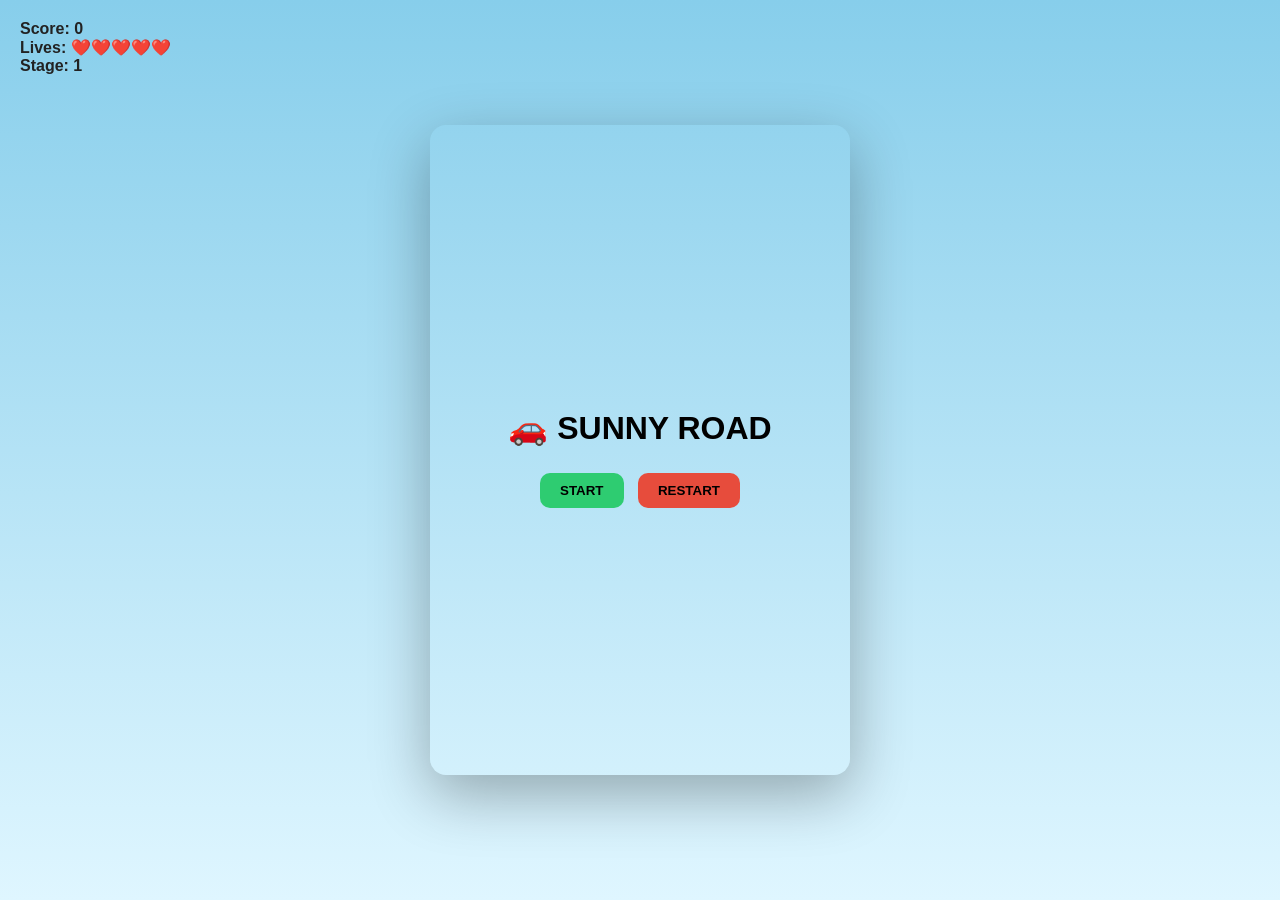
<file: mini-game/car.html>
<!DOCTYPE html>
<html>
<head>
<meta charset="utf-8"/>
<style>
body {
    margin: 0;
    background: linear-gradient(#87ceeb, #dff6ff);
    display: flex;
    justify-content: center;
    align-items: center;
    height: 100vh;
    font-family: sans-serif;
    overflow: hidden;
}

canvas {
    border-radius: 16px;
    box-shadow: 0 20px 60px rgba(0,0,0,0.3);
}

#ui {
    position: absolute;
    top: 20px;
    left: 20px;
    font-weight: bold;
    color: #222;
}

#menu {
    position: absolute;
    text-align: center;
}

button {
    padding: 10px 20px;
    margin: 5px;
    border-radius: 10px;
    border: none;
    cursor: pointer;
    font-weight: bold;
}

#start { background: #2ecc71; }
#restart { background: #e74c3c; }
</style>
</head>

<body>

<div id="ui">
    <div id="score">Score: 0</div>
    <div id="lives">Lives: ❤️❤️❤️❤️❤️</div>
    <div id="stage">Stage: 1</div>
</div>

<div id="menu">
    <h1>🚗 SUNNY ROAD</h1>
    <button id="start">START</button>
    <button id="restart">RESTART</button>
</div>

<canvas id="game" width="420" height="650"></canvas>

<script>
const c = document.getElementById("game");
const ctx = c.getContext("2d");

let state = "menu";

let car = { x: 180, y: 520 };
let obs = [];

let score = 0;
let lives = 5;
let stage = 1;

let roadOffset = 0;
let treeOffset = 0;

let keys = {};

// =========================
// INPUT
// =========================
document.addEventListener("keydown", e => keys[e.key] = true);
document.addEventListener("keyup", e => keys[e.key] = false);

// =========================
// UI
// =========================
document.getElementById("start").onclick = () => {
    state = "play";
    document.getElementById("menu").style.display = "none";
};

document.getElementById("restart").onclick = () => {
    reset();
    state = "play";
    document.getElementById("menu").style.display = "none";
};

function reset() {
    car = { x: 180, y: 520 };
    obs = [];
    score = 0;
    lives = 5;
    stage = 1;
}

// =========================
// ROAD + TREES (LIFE FEEL)
// =========================
function drawScene() {
    // 하늘
    ctx.fillStyle = "#87ceeb";
    ctx.fillRect(0, 0, 420, 650);

    // 길
    ctx.fillStyle = "#5d6d7e";
    ctx.fillRect(60, 0, 300, 650);

    // 중앙선
    roadOffset += 4;
    if (roadOffset > 50) roadOffset = 0;

    for (let i = 0; i < 15; i++) {
        ctx.fillStyle = "#f1c40f";
        ctx.fillRect(205, i * 50 + roadOffset, 6, 25);
    }

    // 나무 (좌우 스크롤)
    treeOffset += 3;
    if (treeOffset > 80) treeOffset = 0;

    for (let i = 0; i < 10; i++) {
        let y = i * 80 + treeOffset;

        // 왼쪽 나무
        drawTree(30, y);
        // 오른쪽 나무
        drawTree(390, y);
    }
}

function drawTree(x, y) {
    ctx.fillStyle = "#8d5524";
    ctx.fillRect(x - 5, y + 20, 10, 30);

    ctx.fillStyle = "#2ecc71";
    ctx.beginPath();
    ctx.arc(x, y, 18, 0, Math.PI * 2);
    ctx.fill();
}

// =========================
// CAR
// =========================
function drawCar(x, y, color) {
    ctx.fillStyle = "rgba(0,0,0,0.2)";
    ctx.fillRect(x + 3, y + 3, 45, 80);

    ctx.fillStyle = color;
    ctx.fillRect(x, y, 45, 80);

    ctx.fillStyle = "#ecf0f1";
    ctx.fillRect(x + 5, y + 10, 35, 20);

    ctx.fillStyle = "#f1c40f";
    ctx.fillRect(x + 5, y + 75, 10, 4);
    ctx.fillRect(x + 30, y + 75, 10, 4);
}

// =========================
// LOOP
// =========================
function loop() {
    requestAnimationFrame(loop);

    if (state !== "play") return;

    drawScene();

    stage = Math.floor(score / 150) + 1;
    let speed = 4 + stage * 0.5;

    // =========================
    // OBSTACLE (NOT FULL BLOCK)
    // =========================
    if (obs.length < 5) {
        let lane = Math.floor(Math.random() * 5);

        obs.push({
            x: 70 + lane * 60,
            y: -100
        });
    }

    obs.forEach((o, i) => {
        o.y += speed;

        drawCar(o.x, o.y, "#3498db");

        if (o.y > 700) {
            obs.splice(i, 1);
            score += 10;
        }

        // 충돌 (감소 방식)
        if (
            o.y > car.y - 50 &&
            o.y < car.y + 50 &&
            Math.abs(o.x - car.x) < 35
        ) {
            lives--;
            score -= 20;
            o.y = -200;
        }
    });

    // =========================
    // MOVE
    // =========================
    if (keys["ArrowLeft"]) car.x -= 6;
    if (keys["ArrowRight"]) car.x += 6;

    car.x = Math.max(70, Math.min(310, car.x));

    drawCar(car.x, car.y, "#e74c3c");

    // =========================
    // UI
    // =========================
    document.getElementById("score").innerText = "Score: " + score;
    document.getElementById("lives").innerText = "Lives: " + "❤️".repeat(Math.max(0, lives));
    document.getElementById("stage").innerText = "Stage: " + stage;

    // =========================
    // GAME END
    // =========================
    if (lives <= 0) {
        state = "menu";

        document.getElementById("menu").style.display = "block";
        document.querySelector("#menu h1").innerText =
            `🏁 GAME OVER\nScore: ${score}`;
    }
}

loop();
</script>

</body>
</html>
</file>
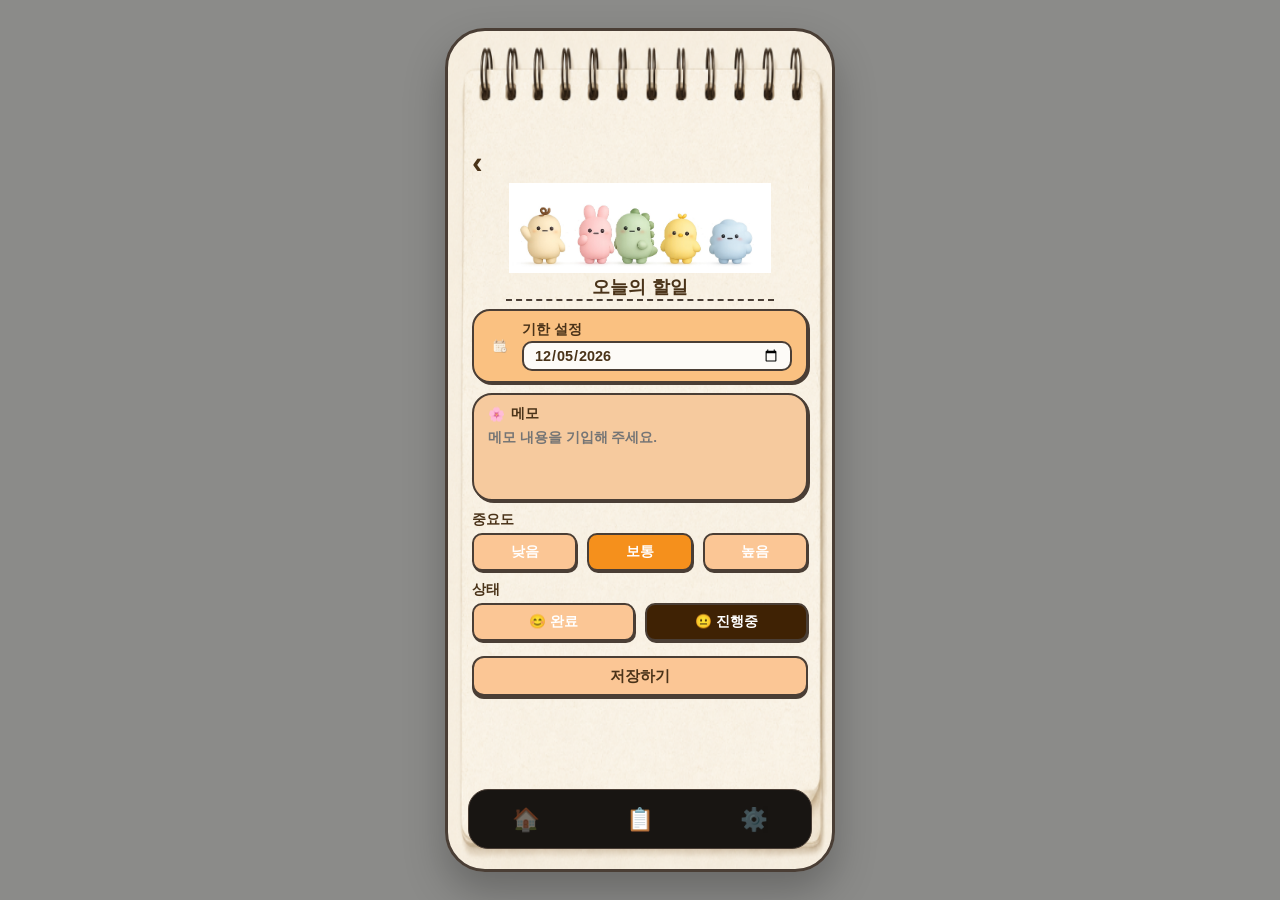
<file: Todo-list-web/detail.html>
<!DOCTYPE html>
<html lang="ko">
<head>
    <meta charset="UTF-8">
    <meta name="viewport" content="width=device-width, initial-scale=1.0">
    <title>TODO 작성페이지</title>
    <link rel="stylesheet" href="style.css">
</head>
<body>
    <div class="phone-container detail-page-container">
        <header class="detail-header">
            <button class="back-btn" onclick="location.href='index.html'"></button>
            <button class="top-delete-btn" id="delete-btn">삭제</button>
        </header>
        <div class="detail-main-char-zone">
            <div class="full-banner-zone">
                <img src="./images/pf.png" alt="캐릭터" class="profile-img">
            </div>
            <input type="text" id="detail-task-title-input" class="detail-title-editable" value="오늘의 할일">
        </div>
        <div class="info-card">
            <div class="info-card-left">
                <img src="./images/day.png" alt="달력" class="custom-calendar-img">
                <div class="date-text-block">
                    <div class="info-label">기한 설정</div>
                    <div class="date-input-wrapper">
                        <input type="date" id="visible-date-input" class="visible-date-picker">
                    </div>
                </div>
            </div>
        </div>
        <div class="memo-container">
            <div class="memo-header">
                <span>🌸</span> <strong>메모</strong>
            </div>
            <textarea class="memo-textarea" id="memo-input" rows="3" placeholder="메모 내용을 기입해 주세요."></textarea>
        </div>
        <div class="setting-section">
            <label class="section-title">중요도</label>
            <div class="chip-group" id="importance-group">
                <button class="chip-btn" data-level="low">낮음</button>
                <button class="chip-btn" data-level="normal">보통</button>
                <button class="chip-btn" data-level="high">높음</button>
            </div>
        </div>
        <div class="setting-section">
            <label class="section-title">상태</label>
            <div class="status-group" id="status-group">
                <button class="status-btn" data-status="complete">😊 완료</button>
                <button class="status-btn" data-status="progress">😐 진행중</button>
            </div>
        </div>
        <button class="save-btn" id="save-btn">저장하기</button>
        <nav class="bottom-nav">
            <button class="nav-item" onclick="location.href='index.html'" title="홈">🏠</button>
            <button class="nav-item active" onclick="location.href='detail.html'" title="세부 일정 관리">📋</button>
            <button class="nav-item" onclick="location.href='settings.html'" title="설정">⚙️</button>
        </nav>
    </div>
    <script src="detail-script.js"></script>
</body>
</html>
</file>
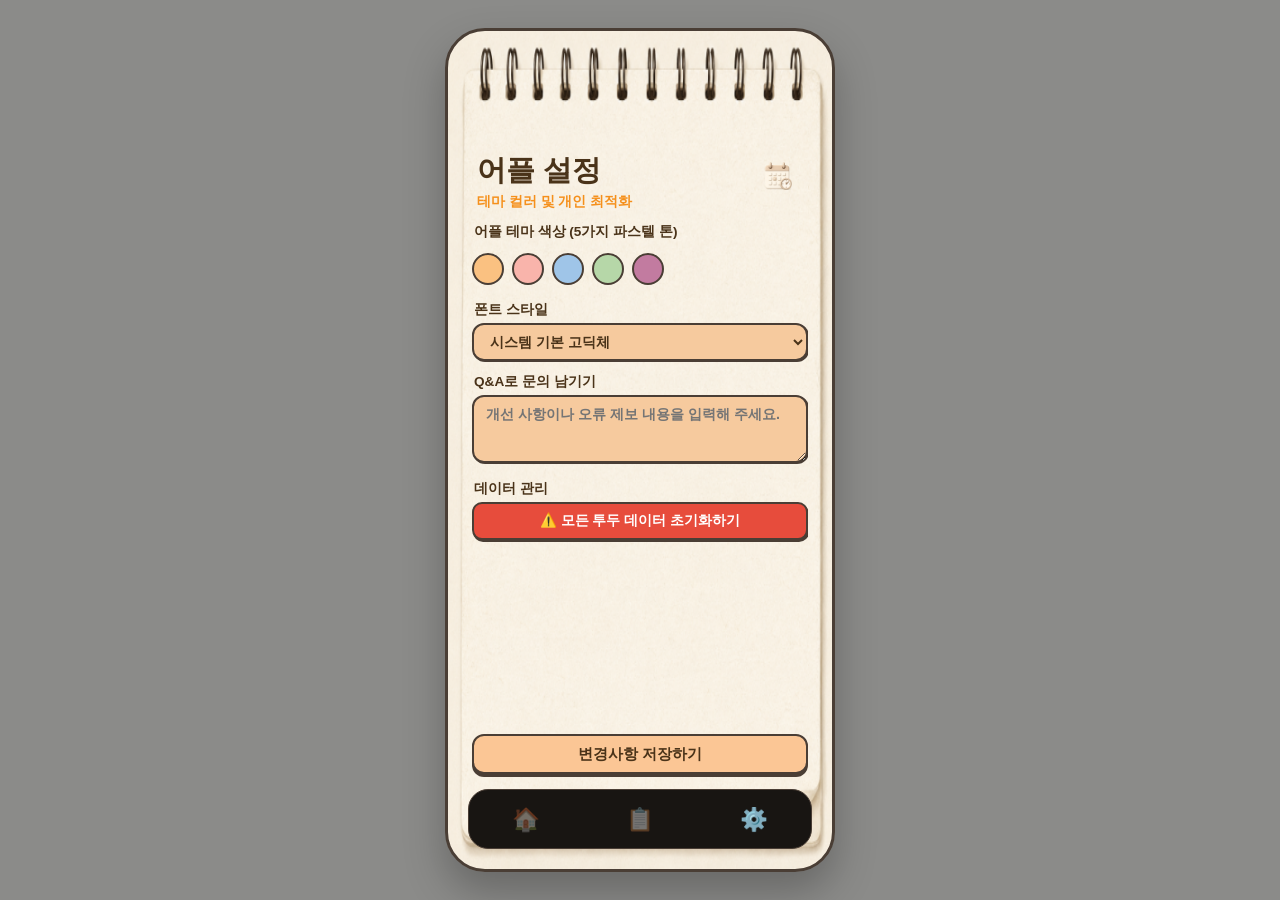
<file: Todo-list-web/settings.html>
<!DOCTYPE html>
<html lang="ko">
<head>
    <meta charset="UTF-8">
    <meta name="viewport" content="width=device-width, initial-scale=1.0">
    <title>어플 설정</title>
    <link rel="stylesheet" href="style.css">
</head>
<body>

    <div class="phone-container settings-page-container" id="app-container">
        
        <header class="settings-header-block">
            <div class="settings-title-group">
                <h1 class="settings-logo-title">어플 설정</h1>
                <p class="settings-sub-title">테마 컬러 및 개인 최적화</p>
            </div>
            <img src="./images/day.png" alt="달력" class="settings-calendar-icon-img">
        </header>

        <div class="settings-form-wrapper">
            
            <div class="settings-input-unit">
                <label class="settings-input-label">어플 테마 색상 (5가지 파스텔 톤)</label>
                <div class="theme-palette-group" id="theme-palette">
                    <button class="theme-circle-btn color-orange" data-theme="orange" title="오렌지"></button>
                    <button class="theme-circle-btn color-pink" data-theme="pink" title="핑크"></button>
                    <button class="theme-circle-btn color-blue" data-theme="blue" title="블루"></button>
                    <button class="theme-circle-btn color-green" data-theme="green" title="그린"></button>
                    <button class="theme-circle-btn color-purple" data-theme="purple" title="퍼플"></button>
                </div>
            </div>

            <div class="settings-input-unit">
                <label class="settings-input-label">폰트 스타일</label>
                <select class="settings-select-dark" id="font-style-select">
                    <option value="system">시스템 기본 고딕체</option>
                    <option value="cute">동글동글 귀여운 쿠키체</option>
                    <option value="myeongjo">단정한 감성 명조체</option>
                </select>
            </div>

            <div class="settings-input-unit">
                <label class="settings-input-label">Q&A로 문의 남기기</label>
                <textarea class="settings-input-dark" id="qa-textarea" rows="3" placeholder="개선 사항이나 오류 제보 내용을 입력해 주세요."></textarea>
            </div>

            <div class="settings-input-unit" style="margin-top: 5px;">
                <label class="settings-input-label">데이터 관리</label>
                <button id="clear-data-btn" class="status-btn" style="background-color: #e74c3c; width: 100%; border: 2px solid #4a3e35; color: white;">⚠️ 모든 투두 데이터 초기화하기</button>
            </div>

        </div>

        <button class="save-btn" id="settings-save-btn">변경사항 저장하기</button>

        <nav class="bottom-nav">
            <button class="nav-item" onclick="location.href='index.html'" title="홈">🏠</button>
            <button class="nav-item" onclick="localStorage.removeItem('current-edit-id'); location.href='detail.html';" title="세부 일정 관리">📋</button>
            <button class="nav-item active" onclick="location.href='settings.html'" title="설정">⚙️</button>
        </nav>

    </div>

    <script>
        document.addEventListener('DOMContentLoaded', () => {
            const palette = document.getElementById('theme-palette');
            const saveBtn = document.getElementById('settings-save-btn');
            const clearBtn = document.getElementById('clear-data-btn');
            const fontSelect = document.getElementById('font-style-select');
            const qaInput = document.getElementById('qa-textarea');

            const savedTheme = localStorage.getItem('app-custom-theme') || 'orange';
            const savedFont = localStorage.getItem('app-custom-font') || 'system';
            
            document.body.setAttribute('data-theme', savedTheme);
            const activeCircle = document.querySelector(`[data-theme="${savedTheme}"]`);
            if (activeCircle) activeCircle.classList.add('selected');

            fontSelect.value = savedFont;

            palette.addEventListener('click', (e) => {
                const targetBtn = e.target.closest('.theme-circle-btn');
                if (!targetBtn) return;
                document.querySelectorAll('.theme-circle-btn').forEach(btn => btn.classList.remove('selected'));
                targetBtn.classList.add('selected');
                const selectedTheme = targetBtn.getAttribute('data-theme');
                document.body.setAttribute('data-theme', selectedTheme);
            });

            clearBtn.addEventListener('click', () => {
                if (!confirm('그동안 작성된 모든 할 일 목록이 영구적으로 삭제됩니다. 계속하시겠습니까?')) return;
                localStorage.removeItem('my-todo-items');
                alert('모든 할 일 데이터가 초기화되었습니다.');
                location.href = 'index.html';
            });

            saveBtn.addEventListener('click', () => {
                const currentSelectedTheme = document.querySelector('.theme-circle-btn.selected').getAttribute('data-theme');
                const currentSelectedFont = fontSelect.value;
                localStorage.setItem('app-custom-theme', currentSelectedTheme);
                localStorage.setItem('app-custom-font', currentSelectedFont);
                if (qaInput.value.trim()) alert('Q&A 문의 사항 접수가 성공적으로 처리되었습니다.');
                else alert('설정 정보 변경사항이 저장되었습니다.');
                location.href = 'index.html';
            });
        });
    </script>
</body>
</html>
</file>
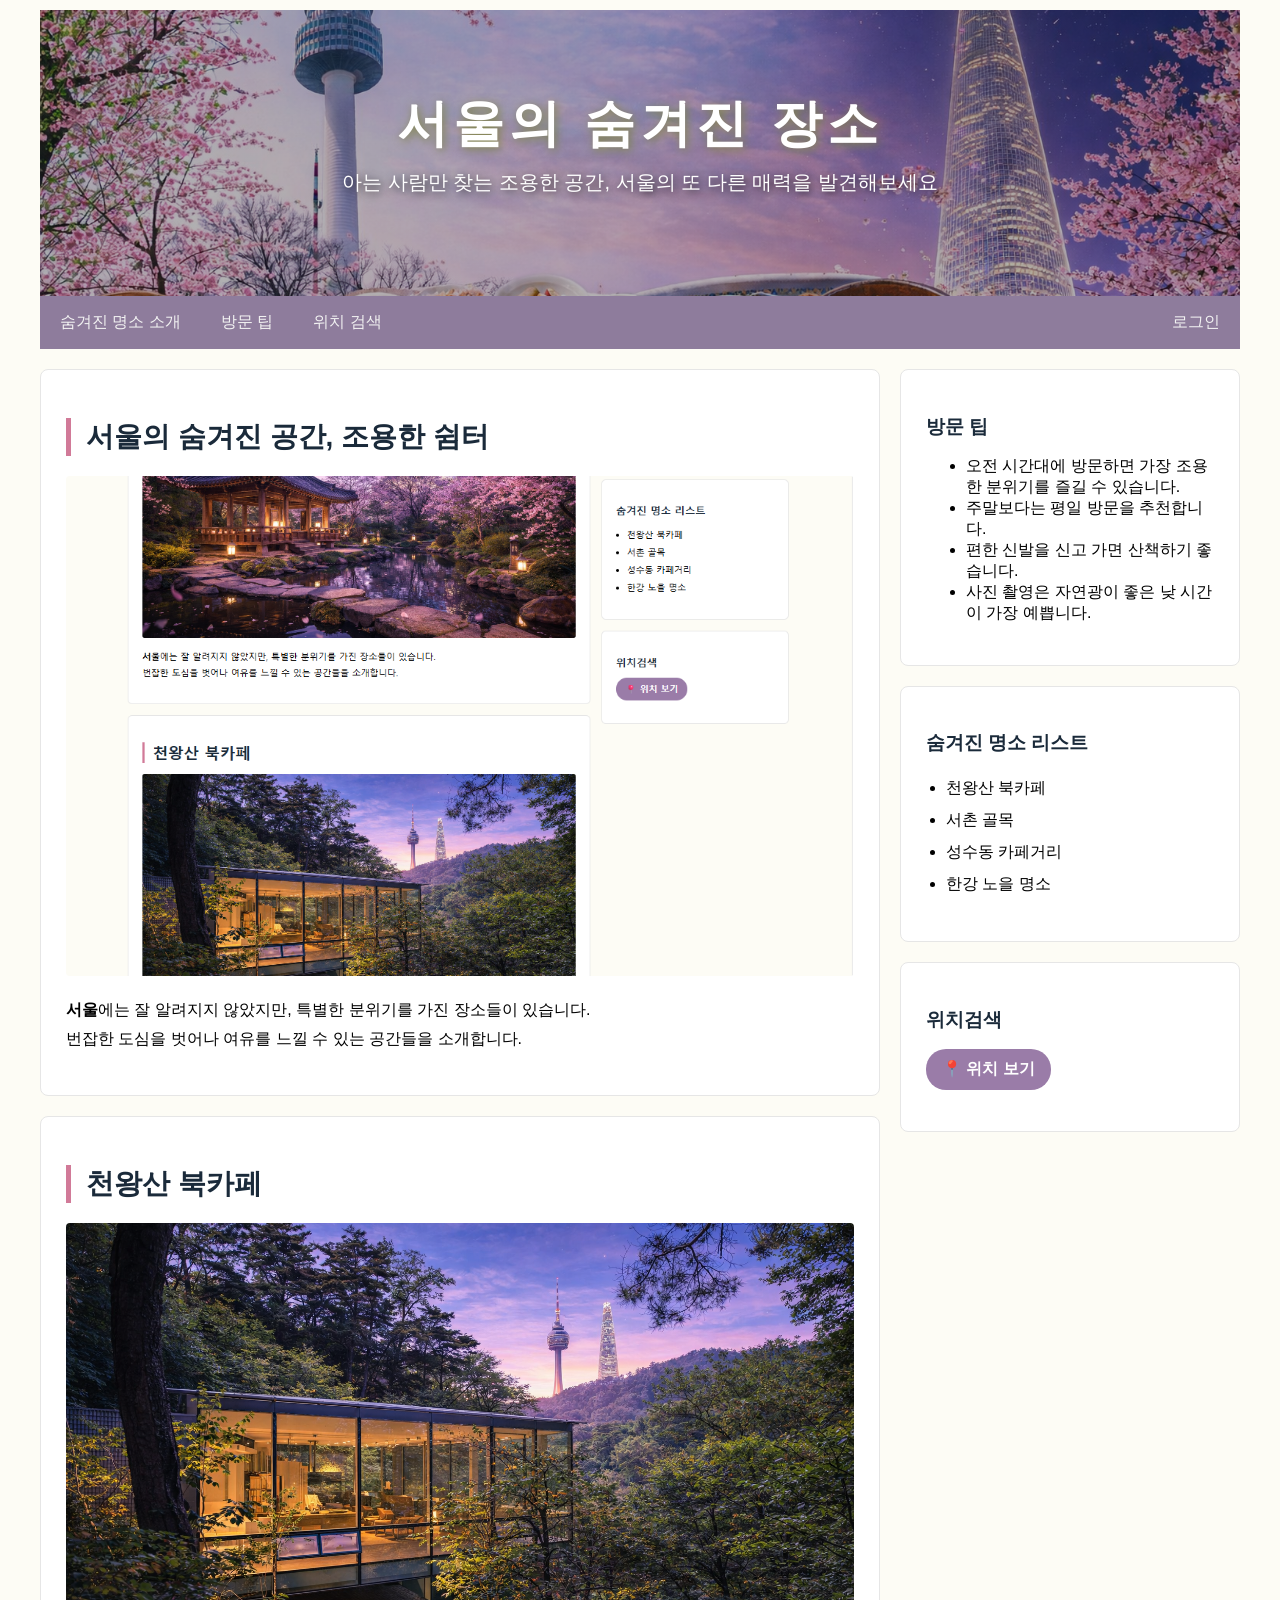
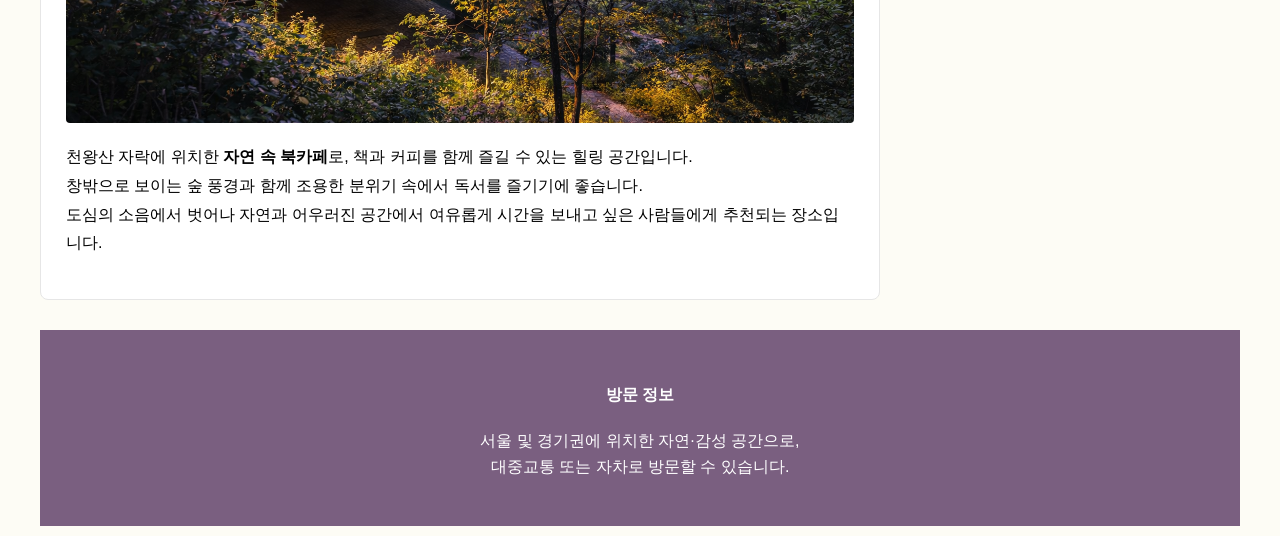
<file: 서울명소소개/seoul_palaces.html>
<!DOCTYPE html>
<html lang="ko">
<head>
<meta charset="UTF-8">
<meta name="viewport" content="width=device-width, initial-scale=1.0">
<title>서울의 숨겨진 장소</title>
<style>
* {
  box-sizing: border-box;
}

body {
  font-family: 'Malgun Gothic', 'Apple SD Gothic Neo', sans-serif;
  padding: 10px;
  background: #fdfcf5;
  margin: 0;
}

/* Header - 명소인 남산타워와 롯데타워사진 업로드  */
.header {
  padding: 80px 30px;
  text-align: center;


  background-image: linear-gradient(rgba(0,0,0,0.3), rgba(0,0,0,0.3)), url("./images/korea_food.png"); 
  background-size: cover;
  background-position: center 40%;
  color: white;
  text-shadow: 2px 2px 8px rgba(0,0,0,0.8);
  background-repeat: no-repeat;
  background-position: center;
  }

.header h1 {
  font-size: clamp(30px, 4vw, 55px);
  margin: 0;
  letter-spacing: 5px;
  text-shadow: 2px 2px 10px rgb(129, 133, 76);
  color: white;
}

.header p {
  font-size: 20px;
  margin-top: 10px;
}

/* Navigation Bar */
.topnav {
  overflow: hidden;
  background-color: #8E7C9C; /* 어두운 벚쏯 색상 */
  position: sticky; /* 스크롤 시 상단 고정 */
  top: 0;
  z-index: 1000;

}

.topnav a {
  float: left;
  display: block;
  color: #f2f2f2;
  text-align: center;
  padding: 16px 20px;
  text-decoration: none;
  transition: 0.3s;

}

.topnav a:hover {
  background-color: #C75C7C;
  color: white;
}

/* Layout Columns */
.row:after {
  content: "";
  display: table;
  clear: both;
}

.leftcolumn {   
  float: left;
  width: 70%;
}

.rightcolumn {
  float: left;
  width: 30%;
  padding-left: 20px;
}

/* Image Styling */
.card img {
  width: 100%;
  height: 500px;
  border-radius: 4px;
  display: block;
  object-fit: cover;
}

.card {
  background-color: white;
  padding: 25px;
  margin-top: 20px;
  border: 1px solid #e6e6e6;
  border-radius: 8px;

}

.card h2 {
  font-size: 28px;
  color: #1a2a3a;
  border-left: 5px solid #D17A98;
  padding-left: 15px;
  margin-bottom: 20px;
}

.card h3 {
  color: #1a2a3a;
  margin-bottom: 15px;
}



/* Footer */
.footer {
  padding: 30px;
  text-align: center;
  background: #7a5f80;
  color: #ffffff;
  margin-top: 30px;
  line-height: 1.6;
}

#intro:target {
  background: #ccafcb;
  color: white;
    }

#room1:target,
#room2:target {
  box-shadow: 0 0 20px rgba(154, 124, 168, 0.4);
  border-radius: 12px;
}
 
/* 위치보기 버튼모양 */
.map-btn {
  display: inline-block;
  padding: 10px 16px;
  background-color: #9A7CA8;
  color: white;
  text-decoration: none;
  border-radius: 20px;
  font-weight: 600;
  transition: 0.2s;
}

.map-btn:hover {
  background-color: #B08DBD;
}
/*레이아웃 고정*/
.container {
  width: 1200px;
  margin: 0 auto;
}

</style>
</head>
<body>
<div class="container">
<div class="header">
  <h1>서울의 숨겨진 장소</h1>
  <p>아는 사람만 찾는 조용한 공간, 서울의 또 다른 매력을 발견해보세요</p>
</div>

<div class="topnav">
  <a href="#room2">숨겨진 명소 소개</a>
  <a href="#room1">방문 팁</a>
  <a href="#intro">위치 검색</a>
  <a href="#" style="float:right">로그인</a>
</div>

<div class="row">
  <div class="leftcolumn">
    <div class="card">
      <h2>서울의 숨겨진 공간, 조용한 쉼터</h2>
      <img src="./images/seoul.png" alt="경복궁 근정전 정면 사진">
      <p style="line-height: 1.8; margin-top: 20px;">
        <strong>서울</strong>에는 잘 알려지지 않았지만, 
        특별한 분위기를 가진 장소들이 있습니다.<br>
        번잡한 도심을 벗어나 여유를 느낄 수 있는 공간들을 소개합니다.
      </p>
    </div>

    <div class="card">
      <h2>천왕산 북카페</h2>
      <img src="./images/book_cafe.png" alt="벚꽃 핀 경회루 전경">
      <p style="line-height: 1.8; margin-top: 20px;">
        천왕산 자락에 위치한 <strong>자연 속 북카페</strong>로, 책과 커피를 함께 즐길 수 있는 힐링 공간입니다.
        <br>창밖으로 보이는 숲 풍경과 함께 조용한 분위기 속에서 독서를 즐기기에 좋습니다.<br>
        도심의 소음에서 벗어나 자연과 어우러진 공간에서
        여유롭게 시간을 보내고 싶은 사람들에게 추천되는 장소입니다.
    </div>
  </div>

  <div class="rightcolumn">
    <div id="room1" class="card">
      <h3>방문 팁</h3>
      <ul>
        <li>오전 시간대에 방문하면 가장 조용한 분위기를 즐길 수 있습니다.</li>
        <li>주말보다는 평일 방문을 추천합니다.</li>
        <li>편한 신발을 신고 가면 산책하기 좋습니다.</li>
        <li>사진 촬영은 자연광이 좋은 낮 시간이 가장 예쁩니다.</li>
      </ul>
    </div>
    <div id="room2" class="card">
      <h3>숨겨진 명소 리스트</h3>
      <ul style="padding-left: 20px; line-height: 2;">
        <li>천왕산 북카페</li>
        <li>서촌 골목</li>
        <li>성수동 카페거리</li>
        <li>한강 노을 명소</li>
      </ul>
    </div>
    <div id="intro" class="card">
      <h3>위치검색</h3>
      <p><a 
        href="https://map.naver.com" 
        target="_blank" 
        class="map-btn">
  📍 위치 보기
</a></p>
    </div>
  </div>
</div>

<div class="footer">
  <h4><strong>방문 정보</strong></h4>
  <p>서울 및 경기권에 위치한 자연·감성 공간으로,
<br>대중교통 또는 자차로 방문할 수 있습니다.</p>
</div>
</div>
</body>
</html>
</file>
<file: Todo-list-web/style.css>
:root {
    /* 디폴트 파스텔 오렌지 테마 */
    --main-bg: #e9cda8;
    --main-text: #4a3319;
    --card-bg: #fac181;
    --card-sub: #f6ca9e;
    --btn-active: #f5901c;
    --btn-sub: #fbc695;
    --dark-accent: #3f2204;
}

/* data-theme 속성에 따른 테마별 연관 색상 자동 매핑 */
[data-theme="orange"] {
    --main-bg: #e9cda8; --main-text: #4a3319; --card-bg: #fac181; --card-sub: #f6ca9e; --btn-active: #f5901c; --btn-sub: #fbc695; --dark-accent: #3f2204;
}
[data-theme="pink"] {
    --main-bg: #f7d6d0; --main-text: #5a3835; --card-bg: #f9b4ab; --card-sub: #fbcbc4; --btn-active: #f28482; --btn-sub: #f7b2bd; --dark-accent: #684a47;
}
[data-theme="blue"] {
    --main-bg: #cfe2f3; --main-text: #1c3346; --card-bg: #9fc5e8; --card-sub: #b4cde6; --btn-active: #6fa8dc; --btn-sub: #cfe2f3; --dark-accent: #0b1d2c;
}
[data-theme="green"] {
    --main-bg: #d9ead3; --main-text: #274e13; --card-bg: #b6d7a8; --card-sub: #c2dec3; --btn-active: #93c47d; --btn-sub: #d9ead3; --dark-accent: #14210b;
}
[data-theme="purple"] {
    --main-bg: #e2d9f3; --main-text: #3c2466; --card-bg: #c27ba0; --card-sub: #d9d2e9; --btn-active: #8e7cc3; --btn-sub: #d9d2e9; --dark-accent: #20103b;
}

* {
    box-sizing: border-box;
    margin: 0;
    padding: 0;
    box-shadow: none;
}

body {
    background-color: #8b8b89;
    font-family: -apple-system, BlinkMacSystemFont, 'Segoe UI', Roboto, Helvetica, Arial, sans-serif;
    display: flex;
    justify-content: center;
    align-items: center;
    min-height: 100vh;
}

/* 실제 note.png 배경 규격에 맞춘 중앙 컨테이너 */
.phone-container {
    width: 390px;
    height: 844px;
    background-image: url('./images/note.png'); 
    background-size: 100% 100%;
    background-position: center;
    background-repeat: no-repeat;
    color: var(--main-text);
    border: 3px solid #4a3e35;
    border-radius: 40px;
    position: relative;
    padding: 170px 24px 95px 24px; /* 메인 화면용 기본 상단 여백 */
    display: flex;
    flex-direction: column;
    justify-content: flex-start;
    overflow: hidden;
    box-shadow: 0 20px 40px rgba(0, 0, 0, 0.25);
}

.phone-container::-webkit-scrollbar {
    display: none;
}

/* 중복 스프링 방지를 위한 초기화 */
.phone-container::before,
.phone-container::after {
    display: none !important;
}

/* 하단 다크 고정 네비게이션 바 */
.bottom-nav {
    position: absolute;
    bottom: 20px;
    left: 20px;
    right: 20px;
    background-color: #181512;
    height: 60px;
    border-radius: 20px;
    display: flex;
    justify-content: space-around;
    align-items: center;
    z-index: 100;
    border: 1.5px solid #4a3e35;
}

.nav-item {
    background: none;
    border: none;
    font-size: 1.4rem;
    cursor: pointer;
    opacity: 0.4;
    transition: transform 0.2s, opacity 0.2s;
}

.nav-item.active {
    opacity: 1;
}


.main-header {
    display: flex;
    justify-content: space-between;
    align-items: center;
    padding: 5px 10px;
    margin-bottom: 15px;
}

.main-header div {
    display: flex;
    flex-direction: column;
}

.logo-title {
    font-size: 1.8rem;
    font-weight: 800;
    color: var(--main-text);
}

.sub-title {
    font-size: 0.85rem;
    color: var(--btn-active);
    margin-top: 4px;
    font-weight: bold;
}

.char-flower-top {
    width: 65px;
    height: 65px;
    display: flex;
    justify-content: center;
    align-items: center;
}

.char-flower-top .header-char-img {
    width: 100%;
    height: auto;
    object-fit: contain;
}

.input-box {
    background-color: #ffffff;
    border: 2px solid #4a3e35;
    border-radius: 25px;
    display: flex;
    align-items: center;
    padding: 6px 10px 6px 15px;
    margin-bottom: 18px;
    box-shadow: 0 2px 4px rgba(0,0,0,0.05);
}

.input-char {
    font-size: 1.3rem;
    margin-right: 10px;
}

.input-box input {
    flex: 1;
    border: none;
    outline: none;
    font-size: 0.95rem;
    font-weight: bold;
    color: #000000;
    background: transparent;
}

.add-btn-circle {
    width: 34px;
    height: 34px;
    border-radius: 50%;
    background-color: var(--btn-active);
    color: #ffffff;
    font-size: 1.4rem;
    font-weight: bold;
    border: 2px solid #4a3e35;
    cursor: pointer;
    display: flex;
    justify-content: center;
    align-items: center;
}

/* 필터 카테고리 탭 */
.tab-container {
    display: flex;
    gap: 6px;
    margin-bottom: 15px;
}

.tab-btn {
    background-color: var(--btn-sub);
    color: var(--main-text);
    border: 2px solid #4a3e35;
    padding: 6px 14px;
    border-radius: 20px;
    font-size: 0.85rem;
    font-weight: bold;
    cursor: pointer;
}

.tab-btn.active {
    background-color: var(--btn-active);
    color: #ffffff;
}

/* 투두 동적 리스트 */
.todo-list {
    list-style: none;
    display: flex;
    flex-direction: column;
    gap: 10px;
    flex: 1;
    overflow-y: auto;
    padding-bottom: 20px;
}

.todo-item {
    background-color: var(--card-bg);
    border: 2px solid #4a3e35;
    border-radius: 18px;
    padding: 12px 16px;
    display: flex;
    align-items: center;
    justify-content: space-between;
    box-shadow: 2px 2px 0px #4a3e35;
    cursor: pointer;
}

.todo-left {
    display: flex;
    align-items: center;
    gap: 12px;
}

.todo-icon {
    width: 42px;
    height: 42px;
    border: 2px solid #4a3e35;
    border-radius: 14px;
    display: flex;
    justify-content: center;
    align-items: center;
    font-size: 1.5rem;
}

.bg-yellow { background-color: #f1e4ae; }
.bg-blue   { background-color: #a1c5f8; }
.bg-orange { background-color: #ebb19d; }
.bg-red    { background-color: #abe0bd; }

.todo-title {
    font-size: 1rem;
    font-weight: bold;
    color: var(--main-text);
}

.todo-time {
    font-size: 0.8rem;
    color: var(--main-text);
    opacity: 0.8;
    margin-top: 2px;
    font-weight: 500;
}

.todo-right-buttons {
    display: flex;
    align-items: center;
    gap: 10px;
}

.check-circle {
    width: 24px;
    height: 24px;
    border: 2px solid #4a3e35;
    background-color: #ffffff;
    border-radius: 50%;
    cursor: pointer;
}

.check-circle.checked {
    background-color: var(--btn-active);
    display: flex;
    justify-content: center;
    align-items: center;
    color: #ffffff;
    font-size: 0.85rem;
    font-weight: bold;
}

.todo-item.done .todo-title {
    text-decoration: line-through;
    color: var(--main-text);
    opacity: 0.5;
}

.delete-todo-btn {
    background: none;
    border: none;
    font-size: 0.85rem;
    font-weight: bold;
    color: var(--main-text);
    opacity: 0.7;
    cursor: pointer;
}


.phone-container.detail-page-container {
    padding: 115px 24px 95px 24px !important; 
}

.detail-header {
    margin-bottom: 5px;
    display: flex;
    justify-content: space-between;
    align-items: center;
    width: 100%;
}

.back-btn {
    background: none;
    border: none;
    color: var(--main-text);
    cursor: pointer;
}
.back-btn::before {
    content: '‹';
    font-size: 32px;
    font-weight: bold;
    line-height: 1;
}

.top-delete-btn {
    background-color: var(--card-sub);
    color: var(--main-text);
    border: 2px solid #4a3e35;
    padding: 4px 14px;
    border-radius: 12px;
    font-size: 0.85rem;
    font-weight: bold;
    cursor: pointer;
    box-shadow: 1px 2px 0px #4a3e35;
}

.detail-main-char-zone {
    margin-bottom: 8px;
    text-align: center;
}


.full-banner-zone {
    width: 100%;
    height: 90px; 
    display: flex;
    justify-content: center;
    align-items: center;
    overflow: hidden;
}

.full-banner-zone .profile-img {
    height: 100%;
    width: auto;
    object-fit: contain;
}

.detail-title-editable {
    width: 80%;
    background: transparent;
    border: none;
    border-bottom: 2px dashed #4a3e35;
    text-align: center;
    font-size: 1.15rem;
    font-weight: bold;
    color: var(--main-text);
    outline: none;
    padding: 2px;
}

/* 기한 설정 및 메모 양식 정밀 최적화 */
.info-card {
    background-color: var(--card-bg);
    border: 2px solid #4a3e35;
    border-radius: 18px;
    padding: 10px 14px;
    display: flex;
    justify-content: space-between;
    align-items: center;
    margin-bottom: 10px;
    box-shadow: 2px 2px 0px #4a3e35;
}

.info-card-left {
    flex: 1;
    display: flex;
    align-items: center;
    gap: 10px;
}


.custom-calendar-img {
    width: 24px;
    height: 24px;
    object-fit: contain;
}

.date-text-block {
    width: 100%;
}

.info-label {
    font-size: 0.85rem;
    font-weight: bold;
    color: var(--main-text);
}

.date-input-wrapper {
    position: relative;
    display: inline-flex;
    align-items: center;
    width: 100%;
    margin-top: 2px;
}

.visible-date-picker {
    width: 100%;
    background-color: #FDFBF7;
    border: 2px solid #4a3e35;
    border-radius: 10px;
    padding: 4px 10px;
    font-size: 0.9rem;
    font-weight: bold;
    color: var(--main-text);
    outline: none;
    cursor: pointer;
    font-family: inherit;
    transition: background-color 0.2s ease;
}

.visible-date-picker:focus {
    background-color: #FFF9C4;
    border-color: #d4a373;
}

.memo-container {
    background-color: var(--card-sub);
    border: 2px solid #4a3e35;
    border-radius: 20px;
    padding: 10px 14px;
    margin-bottom: 10px;
    box-shadow: 2px 2px 0px #4a3e35;
}

.memo-header {
    display: flex;
    align-items: center;
    gap: 6px;
    font-size: 0.85rem;
    font-weight: bold;
    margin-bottom: 5px;
}

.memo-textarea {
    width: 100%;
    min-height: 50px;
    border: none;
    outline: none;
    resize: none;
    background: transparent;
    font-size: 0.85rem;
    font-weight: bold;
    font-family: inherit;
    line-height: 1.4;
    color: #000000;
}

/* 상태 선택 섹션 */
.setting-section {
    margin-bottom: 10px;
}

.section-title {
    display: block;
    font-size: 0.85rem;
    font-weight: bold;
    color: var(--main-text);
    margin-bottom: 4px;
}

.chip-group,
.status-group {
    display: flex;
    gap: 10px;
}

.chip-btn, .status-btn {
    flex: 1;
    background-color: var(--btn-sub);
    color: #ffffff;
    border: 2px solid #4a3e35;
    padding: 8px;
    border-radius: 10px;
    font-size: 0.85rem;
    font-weight: bold;
    cursor: pointer;
    box-shadow: 1px 2px 0px #4a3e35;
    transition: background-color 0.2s;
}

.chip-btn.active-orange {
    background-color: var(--btn-active);
    color: #ffffff;
}

.status-btn.active-dark-brown {
    background-color: var(--dark-accent);
    color: #ffffff;
}

/* 하단 고정 단일 저장 버튼  */
.save-btn {
    position: relative !important;
    bottom: auto !important;
    left: auto !important;
    width: 100% !important;
    height: 40px !important;
    background-color: #fbb06c;
    color: #5c3900;
    border: 2px solid #4a3e35;
    border-radius: 12px;
    font-size: 0.95rem;
    font-weight: bold;
    cursor: pointer;
    margin-top: 5px;
    margin-bottom: 0 !important;
    z-index: 10;
    box-shadow: 0 3px 0px #4a3e35;
}

/* ==========================================================================
   4. 새롭게 개편된 어플 설정 화면 (settings.html) 컴포넌트
   ========================================================================== */
.phone-container.settings-page-container {
    padding: 120px 24px 95px 24px !important;
}

.settings-header-block {
    display: flex;
    justify-content: space-between;
    align-items: flex-start;
    margin-bottom: 12px;
    padding: 0 5px;
}

.settings-title-group {
    display: flex;
    flex-direction: column;
}

.settings-logo-title {
    font-size: 1.8rem;
    font-weight: 800;
    color: var(--main-text);
}

.settings-sub-title {
    font-size: 0.85rem;
    color: var(--btn-active);
    margin-top: 2px;
    font-weight: bold;
}

.settings-calendar-icon-img {
    width: 50px;
    height: auto;
    object-fit: contain;
}

.settings-form-wrapper {
    display: flex;
    flex-direction: column;
    gap: 12px;
    flex: 1;
    overflow-y: auto;
    padding-bottom: 10px;
}

.settings-input-unit {
    display: flex;
    flex-direction: column;
    gap: 4px;
}

.settings-input-label {
    font-size: 0.85rem;
    font-weight: bold;
    color: var(--main-text);
    padding-left: 2px;
}

/* 폰트 스타일 셀렉트 상자 및 Q&A 입력 창 스타일 */
.settings-select-dark, .settings-input-dark {
    width: 100%;
    background-color: var(--card-sub);
    border: 2px solid #4a3e35;
    border-radius: 12px;
    padding: 8px 12px;
    color: var(--main-text);
    font-size: 0.9rem;
    font-weight: bold;
    outline: none;
    box-shadow: 1px 1px 0px #4a3e35;
    font-family: inherit;
}

.settings-select-dark option {
    background-color: #ffffff;
    color: #000000;
}

/* 5가지 파스텔 컬러 테마 서클 제어 그룹 */
.theme-palette-group {
    display: flex;
    gap: 8px;
    margin-top: 4px;
    padding: 4px 0;
}

.theme-circle-btn {
    width: 32px;
    height: 32px;
    border-radius: 50%;
    border: 2px solid #4a3e35;
    cursor: pointer;
    transition: transform 0.2s;
    position: relative;
}

.theme-circle-btn.selected::after {
    content: '✓';
    position: absolute;
    top: 50%;
    left: 50%;
    transform: translate(-50%, -50%);
    color: #4a3e35;
    font-weight: bold;
    font-size: 0.9rem;
}

.theme-circle-btn:hover {
    transform: scale(1.1);
}

/* 테마 원형 팔레트 컬러코드 정의 */
.color-orange { background-color: #fac181; }
.color-pink   { background-color: #f9b4ab; }
.color-blue   { background-color: #9fc5e8; }
.color-green  { background-color: #b6d7a8; }
.color-purple { background-color: #c27ba0; }

/* ==========================================================================
   1. 5가지 파스텔 톤 컬러 테마 변수 정의
   ========================================================================== */
:root {
    /* 기본 디폴트 파스텔 오렌지 */
    --main-bg: #e9cda8;
    --main-text: #4a3319;
    --card-bg: #fac181;
    --card-sub: #f6ca9e;
    --btn-active: #f5901c;
    --btn-sub: #fbc695;
    --dark-accent: #3f2204;
}

/* 사용자가 설정을 바꿨을 때 바디 속성에 맞게 실시간 동기화되는 컬러셋 */
[data-theme="orange"] {
    --main-bg: #e9cda8; --main-text: #4a3319; --card-bg: #fac181; --card-sub: #f6ca9e; --btn-active: #f5901c; --btn-sub: #fbc695; --dark-accent: #3f2204;
}
[data-theme="pink"] {
    --main-bg: #f7d6d0; --main-text: #5a3835; --card-bg: #f9b4ab; --card-sub: #fbcbc4; --btn-active: #f28482; --btn-sub: #f7b2bd; --dark-accent: #684a47;
}
[data-theme="blue"] {
    --main-bg: #cfe2f3; --main-text: #1c3346; --card-bg: #9fc5e8; --card-sub: #b4cde6; --btn-active: #6fa8dc; --btn-sub: #cfe2f3; --dark-accent: #0b1d2c;
}
[data-theme="green"] {
    --main-bg: #d9ead3; --main-text: #274e13; --card-bg: #b6d7a8; --card-sub: #c2dec3; --btn-active: #93c47d; --btn-sub: #d9ead3; --dark-accent: #14210b;
}
[data-theme="purple"] {
    --main-bg: #e2d9f3; --main-text: #3c2466; --card-bg: #c27ba0; --card-sub: #d9d2e9; --btn-active: #8e7cc3; --btn-sub: #d9d2e9; --dark-accent: #20103b;
}

/* 기본 레이아웃 리셋 */
* {
    box-sizing: border-box;
    margin: 0;
    padding: 0;
    box-shadow: none;
}

body {
    background-color: #8b8b89;
    font-family: -apple-system, BlinkMacSystemFont, 'Segoe UI', Roboto, Helvetica, Arial, sans-serif;
    display: flex;
    justify-content: center;
    align-items: center;
    min-height: 100vh;
}

/* 실제 note.png 배경 매핑 중앙 기기 뼈대 */
.phone-container {
    width: 390px;
    height: 844px;
    background-image: url('./images/note.png'); 
    background-size: 100% 100%;
    background-position: center;
    background-repeat: no-repeat;
    color: var(--main-text);
    border: 3px solid #4a3e35;
    border-radius: 40px;
    position: relative;
    padding: 170px 24px 95px 24px; 
    display: flex;
    flex-direction: column;
    justify-content: flex-start;
    overflow: hidden;
    box-shadow: 0 20px 40px rgba(0, 0, 0, 0.25);
}

.phone-container::-webkit-scrollbar { display: none; }
.phone-container::before, .phone-container::after { display: none !important; }

/* 하단 다크 고정 네비게이션 바 */
.bottom-nav {
    position: absolute; bottom: 20px; left: 20px; right: 20px;
    background-color: #181512; height: 60px; border-radius: 20px;
    display: flex; justify-content: space-around; align-items: center; z-index: 100;
    border: 1.5px solid #4a3e35;
}
.nav-item { background: none; border: none; font-size: 1.4rem; cursor: pointer; opacity: 0.4; }
.nav-item.active { opacity: 1; }

/* ==========================================================================
   2. 메인 대시보드 화면 (index.html) 전용 스타일
   ========================================================================== */
.main-header { display: flex; justify-content: space-between; align-items: center; padding: 5px 10px; margin-bottom: 15px; }
.main-header div { display: flex; flex-direction: column; }
.logo-title { font-size: 1.8rem; font-weight: 800; color: var(--main-text); }
.sub-title { font-size: 0.85rem; color: var(--btn-active); margin-top: 4px; font-weight: bold; }
.char-flower-top { width: 65px; height: 65px; display: flex; justify-content: center; align-items: center; }
.char-flower-top .header-char-img { width: 100%; height: auto; object-fit: contain; }

.input-box { background-color: #ffffff; border: 2px solid #4a3e35; border-radius: 25px; display: flex; align-items: center; padding: 6px 10px 6px 15px; margin-bottom: 18px; }
.input-char { font-size: 1.3rem; margin-right: 10px; }
.input-box input { flex: 1; border: none; outline: none; font-size: 0.95rem; font-weight: bold; color: #000000; background: transparent; }
.add-btn-circle { width: 34px; height: 34px; border-radius: 50%; background-color: var(--btn-active); color: #ffffff; font-size: 1.4rem; font-weight: bold; border: 2px solid #4a3e35; cursor: pointer; display: flex; justify-content: center; align-items: center; }

.tab-container { display: flex; gap: 6px; margin-bottom: 15px; }
.tab-btn { background-color: var(--btn-sub); color: var(--main-text); border: 2px solid #4a3e35; padding: 6px 14px; border-radius: 20px; font-size: 0.85rem; font-weight: bold; cursor: pointer; }
.tab-btn.active { background-color: var(--btn-active); color: #ffffff; }

.todo-list { list-style: none; display: flex; flex-direction: column; gap: 10px; flex: 1; overflow-y: auto; padding-bottom: 20px; }
.todo-item { background-color: var(--card-bg); border: 2px solid #4a3e35; border-radius: 18px; padding: 12px 16px; display: flex; align-items: center; justify-content: space-between; box-shadow: 2px 2px 0px #4a3e35; cursor: pointer; }
.todo-left { display: flex; align-items: center; gap: 12px; }
.todo-icon { width: 42px; height: 42px; border: 2px solid #4a3e35; border-radius: 14px; display: flex; justify-content: center; align-items: center; font-size: 1.5rem; }

.bg-yellow { background-color: #f1e4ae; }
.bg-blue   { background-color: #a1c5f8; }
.bg-orange { background-color: #ebb19d; }
.bg-red    { background-color: #abe0bd; }

.todo-title { font-size: 1rem; font-weight: bold; color: var(--main-text); }
.todo-time { font-size: 0.8rem; color: var(--main-text); opacity: 0.8; margin-top: 2px; font-weight: 500; }
.todo-right-buttons { display: flex; align-items: center; gap: 10px; }
.check-circle { width: 24px; height: 24px; border: 2px solid #4a3e35; background-color: #ffffff; border-radius: 50%; cursor: pointer; }
.check-circle.checked { background-color: var(--btn-active); display: flex; justify-content: center; align-items: center; color: #ffffff; font-size: 0.85rem; font-weight: bold; }
.todo-item.done .todo-title { text-decoration: line-through; color: var(--main-text); opacity: 0.5; }
.delete-todo-btn { background: none; border: none; font-size: 0.85rem; font-weight: bold; color: var(--main-text); opacity: 0.7; cursor: pointer; }

/* ==========================================================================
   3. 작성 및 수정 페이지 (detail.html) 전용 컴포넌트 스타일
   ========================================================================== */
.phone-container.detail-page-container { padding: 115px 24px 95px 24px !important; }
.detail-header { margin-bottom: 5px; display: flex; justify-content: space-between; align-items: center; width: 100%; }
.back-btn { background: none; border: none; color: var(--main-text); cursor: pointer; }
.back-btn::before { content: '‹'; font-size: 32px; font-weight: bold; line-height: 1; }
.top-delete-btn { background-color: var(--card-sub); color: var(--main-text); border: 2px solid #4a3e35; padding: 4px 14px; border-radius: 12px; font-size: 0.85rem; font-weight: bold; cursor: pointer; box-shadow: 1px 2px 0px #4a3e35; }

.detail-main-char-zone { margin-bottom: 8px; text-align: center; }
.full-banner-zone { width: 100%; height: 90px; display: flex; justify-content: center; align-items: center; overflow: hidden; }
.full-banner-zone .profile-img { height: 100%; width: auto; object-fit: contain; }
.detail-title-editable { width: 80%; background: transparent; border: none; border-bottom: 2px dashed #4a3e35; text-align: center; font-size: 1.15rem; font-weight: bold; color: var(--main-text); outline: none; padding: 2px; }

.info-card { background-color: var(--card-bg); border: 2px solid #4a3e35; border-radius: 18px; padding: 10px 14px; display: flex; justify-content: space-between; align-items: center; margin-bottom: 10px; box-shadow: 2px 2px 0px #4a3e35; }
.info-card-left { flex: 1; display: flex; align-items: center; gap: 10px; }
.custom-calendar-img { width: 24px; height: 24px; object-fit: contain; }
.date-text-block { width: 100%; }
.info-label { font-size: 0.85rem; font-weight: bold; color: var(--main-text); }
.date-input-wrapper { position: relative; display: inline-flex; align-items: center; width: 100%; margin-top: 2px; }
.visible-date-picker { width: 100%; background-color: #FDFBF7; border: 2px solid #4a3e35; border-radius: 10px; padding: 4px 10px; font-size: 0.9rem; font-weight: bold; color: var(--main-text); outline: none; cursor: pointer; font-family: inherit; transition: background-color 0.2s ease; }
.visible-date-picker:focus { background-color: #FFF9C4; border-color: #d4a373; }

.memo-container { background-color: var(--card-sub); border: 2px solid #4a3e35; border-radius: 20px; padding: 10px 14px; margin-bottom: 10px; box-shadow: 2px 2px 0px #4a3e35; }
.memo-header { display: flex; align-items: center; gap: 6px; font-size: 0.85rem; font-weight: bold; margin-bottom: 5px; }
.memo-textarea { width: 100%; min-height: 50px; border: none; outline: none; resize: none; background: transparent; font-size: 0.85rem; font-weight: bold; font-family: inherit; line-height: 1.4; color: #000000; }

.setting-section { margin-bottom: 10px; }
.section-title { display: block; font-size: 0.85rem; font-weight: bold; color: var(--main-text); margin-bottom: 4px; }
.chip-group, .status-group { display: flex; gap: 10px; }
.chip-btn, .status-btn { flex: 1; background-color: var(--btn-sub); color: #ffffff; border: 2px solid #4a3e35; padding: 8px; border-radius: 10px; font-size: 0.85rem; font-weight: bold; cursor: pointer; box-shadow: 1px 2px 0px #4a3e35; transition: background-color 0.2s; }
.chip-btn.active-orange { background-color: var(--btn-active); color: #ffffff; }
.status-btn.active-dark-brown { background-color: var(--dark-accent); color: #ffffff; }

.save-btn {
    position: relative !important; bottom: auto !important; left: auto !important; width: 100% !important; height: 40px !important;
    background-color: var(--btn-sub); color: var(--main-text); border: 2px solid #4a3e35; border-radius: 12px;
    font-size: 0.95rem; font-weight: bold; cursor: pointer; margin-top: 5px; margin-bottom: 0 !important; z-index: 10; box-shadow: 0 3px 0px #4a3e35;
}

/* ==========================================================================
   4. 어플 설정 화면 (settings.html) 컴포넌트 전용 스타일
   ========================================================================== */
.phone-container.settings-page-container { padding: 120px 24px 95px 24px !important; }
.settings-header-block { display: flex; justify-content: space-between; align-items: flex-start; margin-bottom: 12px; padding: 0 5px; }
.settings-title-group { display: flex; flex-direction: column; }
.settings-logo-title { font-size: 1.8rem; font-weight: 800; color: var(--main-text); }
.settings-sub-title { font-size: 0.85rem; color: var(--btn-active); margin-top: 2px; font-weight: bold; }
.settings-calendar-icon-img { width: 50px; height: auto; object-fit: contain; }

.settings-form-wrapper { display: flex; flex-direction: column; gap: 12px; flex: 1; overflow-y: auto; padding-bottom: 10px; }
.settings-input-unit { display: flex; flex-direction: column; gap: 4px; }
.settings-input-label { font-size: 0.85rem; font-weight: bold; color: var(--main-text); padding-left: 2px; }

.settings-select-dark, .settings-input-dark {
    width: 100%; background-color: var(--card-sub); border: 2px solid #4a3e35; border-radius: 12px;
    padding: 8px 12px; color: var(--main-text); font-size: 0.9rem; font-weight: bold; outline: none; box-shadow: 1px 1px 0px #4a3e35; font-family: inherit;
}
.settings-select-dark option { background-color: #ffffff; color: #000000; }

.theme-palette-group { display: flex; gap: 8px; margin-top: 4px; padding: 4px 0; }
.theme-circle-btn { width: 32px; height: 32px; border-radius: 50%; border: 2px solid #4a3e35; cursor: pointer; transition: transform 0.2s; position: relative; }
.theme-circle-btn.selected::after { content: '✓'; position: absolute; top: 50%; left: 50%; transform: translate(-50%, -50%); color: #4a3e35; font-weight: bold; font-size: 0.9rem; }
.theme-circle-btn:hover { transform: scale(1.1); }

.color-orange { background-color: #fac181; }
.color-pink   { background-color: #f9b4ab; }
.color-blue   { background-color: #9fc5e8; }
.color-green  { background-color: #b6d7a8; }
.color-purple { background-color: #c27ba0; }
</file>
<file: 은방울/style.css>
@import url('https://fonts.googleapis.com/css2?family=Press+Start+2P&family=Noto+Sans+KR:wght@400;700&display=swap');
*{margin:0;padding:0;box-sizing:border-box;image-rendering:pixelated;-webkit-tap-highlight-color:transparent;}
body{background:#0d0d1a;display:flex;flex-direction:column;align-items:center;justify-content:center;min-height:100vh;font-family:'Press Start 2P', 'Noto Sans KR', monospace;overflow:hidden;touch-action:none;}

#wrap{position:relative;width:800px;height:600px;margin:0 auto;}
canvas{display:block;width:800px;height:600px;border:3px solid #7a6aaa;box-shadow:0 0 40px #4a3a8a88;}

#ui{position:absolute;top:0;left:0;width:800px;height:600px;pointer-events:none;}
#worldMap, #puzzleScreen, #stageClear, #gameOver, #titleScreen {pointer-events:all;}

/* 전체 폰트 크기 3~4배 확대 */
#hud{position:absolute;top:10px;left:10px;display:flex;gap:10px;align-items:center;flex-wrap:wrap;max-width:550px;}
.hb{background:rgba(8,6,20,0.9);border:2px solid #6a5aaa;padding:6px 12px;font-size:16px;color:#d8ccff;display:flex;align-items:center;gap:6px;}
#heartsRow{display:flex;gap:4px;}
.hrt{width:18px;height:18px;display:inline-block;border-radius:2px;}

#questPanel{position:absolute;top:10px;right:10px;background:rgba(8,6,20,0.92);border:2px solid #6a5aaa;padding:12px 16px;font-size:14px;color:#d8ccff;max-width:220px;}
#questPanel .qt{color:#ffdd88;border-bottom:2px solid #5a4a8a;padding-bottom:6px;margin-bottom:8px;font-size:16px;}
.qi{margin:4px 0;line-height:1.7;}
.qi.done{color:#88ff88;text-decoration:line-through;}

/* 대화창을 상단으로 이동하여 하단 인벤토리와 겹침 해결 */
#dlgBox{position:absolute;top:120px;left:50%;transform:translateX(-50%);width:700px;background:rgba(6,4,16,0.97);border:4px solid #9a88cc;padding:20px 24px;font-size:18px;color:#e8e0ff;line-height:2.0;display:none;pointer-events:all;cursor:pointer;min-height:120px;box-shadow:0 10px 30px rgba(0,0,0,0.8);z-index:70;}
#dlgBox .spk{color:#ffdd88;font-size:16px;margin-bottom:10px;}
#dlgBox .arr{position:absolute;bottom:10px;right:15px;color:#9a88cc;animation:blink .7s infinite;}

#notif{position:absolute;top:80px;left:50%;transform:translateX(-50%);background:rgba(6,4,16,0.97);border:3px solid #ffdd88;padding:10px 20px;font-size:18px;color:#ffdd88;display:none;z-index:60;white-space:nowrap;}
#stgTitle{position:absolute;top:50%;left:50%;transform:translate(-50%,-50%);font-size:32px;color:#e8e0ff;text-shadow:0 0 24px #aa88ff,4px 4px 0 #1a0a3a;text-align:center;display:none;pointer-events:none;z-index:10;line-height:1.8;}

#ctrlHint{position:absolute;bottom:10px;left:0;right:0;text-align:center;font-size:12px;color:#8a7aab;}

/* 인벤토리 슬롯 크기 확대 */
#invBar{position:absolute;bottom:35px;left:10px;display:flex;gap:6px;}
.islot{width:50px;height:50px;background:rgba(8,6,20,0.9);border:3px solid #5a4a8a;display:flex;align-items:center;justify-content:center;font-size:24px;position:relative;}
.icnt{position:absolute;bottom:2px;right:2px;font-size:12px;color:#ffdd88;text-shadow:1px 1px 0 #000;}

/* 월드맵 UI 텍스트 해상도 개선 */
#worldMap{position:absolute;top:0;left:0;width:800px;height:600px;background:rgba(4,2,14,0.98);display:none;flex-direction:column;align-items:center;z-index:90;padding-top:20px;}
#mapTitle{font-size:28px;color:#d8ccff;text-shadow:0 0 16px #aa88ff;margin-bottom:10px;text-align:center;}
#mapSub{font-size:14px;color:#7a6a9a;margin-bottom:15px;}
#mapCanvas{border:3px solid #5a4a8a;display:block;cursor:pointer;background:#04021a;}
.map-legend{display:flex;gap:15px;margin-top:15px;font-size:14px;color:#d8ccff;}
.legend-normal{color:#ffdd44;} .legend-boss{color:#ff6666;} .legend-secret{color:#aa88ff;} .legend-locked{color:#888888;}

#puzzleScreen{position:absolute;top:0;left:0;width:800px;height:600px;background:rgba(4,2,14,0.98);display:none;flex-direction:column;align-items:center;justify-content:center;z-index:85;}
#puzzleTitle{font-size:28px;color:#ffdd88;margin-bottom:15px;}
#puzzleDesc{font-size:16px;color:#d8ccff;margin-bottom:10px;text-align:center;line-height:1.8;}
#puzzleLives{font-size:18px;color:#ff6666;margin-bottom:20px;}
#puzzleGrid{display:grid;grid-template-columns:repeat(4,70px);gap:10px;margin-bottom:20px;pointer-events:all;}
.ptile{width:70px;height:70px;background:#120a2a;border:3px solid #5a4a8a;cursor:pointer;display:flex;align-items:center;justify-content:center;font-size:32px;transition:transform .1s;}
.ptile:hover{transform:scale(1.06);border-color:#aa88ff;}
.ptile.revealed{background:#2a1a4a;border-color:#8866cc;}
.ptile.matched{background:#1a2a1a;border-color:#66ff88;}
#puzzleResult{font-size:18px;color:#88ff88;min-height:24px;margin-bottom:10px;}

#stageClear{position:absolute;top:0;left:0;width:800px;height:600px;background:rgba(4,2,14,0.94);display:none;flex-direction:column;align-items:center;justify-content:center;z-index:80;}
#stageClear h2{font-size:36px;color:#ffdd88;text-shadow:0 0 20px #ffaa00;margin-bottom:20px;}
#stageClear p{font-size:18px;color:#d8ccff;margin-bottom:20px;text-align:center;line-height:2;white-space:pre-line;}
.starsRow{display:flex;gap:15px;margin:15px 0 25px;font-size:40px;}

/* 공통 버튼 크기 확대 */
.gbtn{background:#1a0a3a;border:4px solid #8a6acc;color:#e8e0ff;font-family:'Press Start 2P', 'Noto Sans KR', monospace;font-size:18px;padding:15px 25px;cursor:pointer;pointer-events:all;margin:10px;}
.gbtn:hover{background:#2a1a5a;}

#gameOver{position:absolute;top:0;left:0;width:800px;height:600px;background:rgba(20,2,2,0.97);display:none;flex-direction:column;align-items:center;justify-content:center;z-index:80;}
#gameOver h2{font-size:40px;color:#ff6666;text-shadow:0 0 20px #ff0000;margin-bottom:30px;}

#titleScreen{position:absolute;top:0;left:0;width:800px;height:600px;background:rgba(4,2,14,0.99);display:flex;flex-direction:column;align-items:center;justify-content:center;z-index:100;}
#titleScreen h1{font-size:42px;color:#d8ccff;text-shadow:0 0 30px #aa88ff,4px 4px 0 #1a0a3a;animation:glow 2s infinite alternate;margin-bottom:10px;text-align:center;}
.ver{font-size:16px;color:#ffdd88;margin-bottom:10px;letter-spacing:2px;}
.sub{font-size:14px;color:#9a88cc;letter-spacing:4px;margin-bottom:20px;}
.tag{font-size:18px;color:#ffdd88;font-family:'Noto Sans KR',sans-serif;margin-bottom:40px;text-align:center;line-height:1.6;}
.sbtn{background:#1a0a3a;border:3px solid #9a88cc;color:#e8e0ff;font-family:'Press Start 2P', 'Noto Sans KR', monospace;font-size:16px;padding:12px 24px;cursor:pointer;pointer-events:all;animation:none;display:block;margin:10px auto;transition:all 0.2s;}
.sbtn:hover{background:#2a1a5a;}

.startBtn{background:linear-gradient(45deg, #6a4aaa, #aa6acc);border:5px solid #ffdd88;color:#ffffff;font-family:'Press Start 2P', 'Noto Sans KR', monospace;font-size:24px;padding:20px 50px;cursor:pointer;pointer-events:all;display:block;margin:30px auto;animation:pulseStart 1.2s infinite;box-shadow:0 0 30px #aa88ff, inset 0 0 15px rgba(255,221,136,0.4);text-transform:uppercase;letter-spacing:3px;transition:all 0.3s;}
.startBtn:hover{background:linear-gradient(45deg, #8a6aca, #cc8aff);box-shadow:0 0 50px #cc88ff, 0 0 30px #aa88ff, inset 0 0 20px rgba(255,221,136,0.6);transform:scale(1.05);}
.startBtn:active{transform:scale(0.98);}

@keyframes pulseStart{
  0%{box-shadow:0 0 30px #aa88ff, inset 0 0 15px rgba(255,221,136,0.4);}
  50%{box-shadow:0 0 50px #cc88ff, 0 0 40px #aa88ff, inset 0 0 25px rgba(255,221,136,0.7);}
  100%{box-shadow:0 0 30px #aa88ff, inset 0 0 15px rgba(255,221,136,0.4);}
}
@keyframes blink{0%,49%{opacity:1}50%,100%{opacity:0}}
@keyframes glow{from{text-shadow:0 0 15px #aa88ff,4px 4px 0 #1a0a3a}to{text-shadow:0 0 35px #aa88ff,0 0 50px #6a4aaa,4px 4px 0 #1a0a3a}}
</file>
